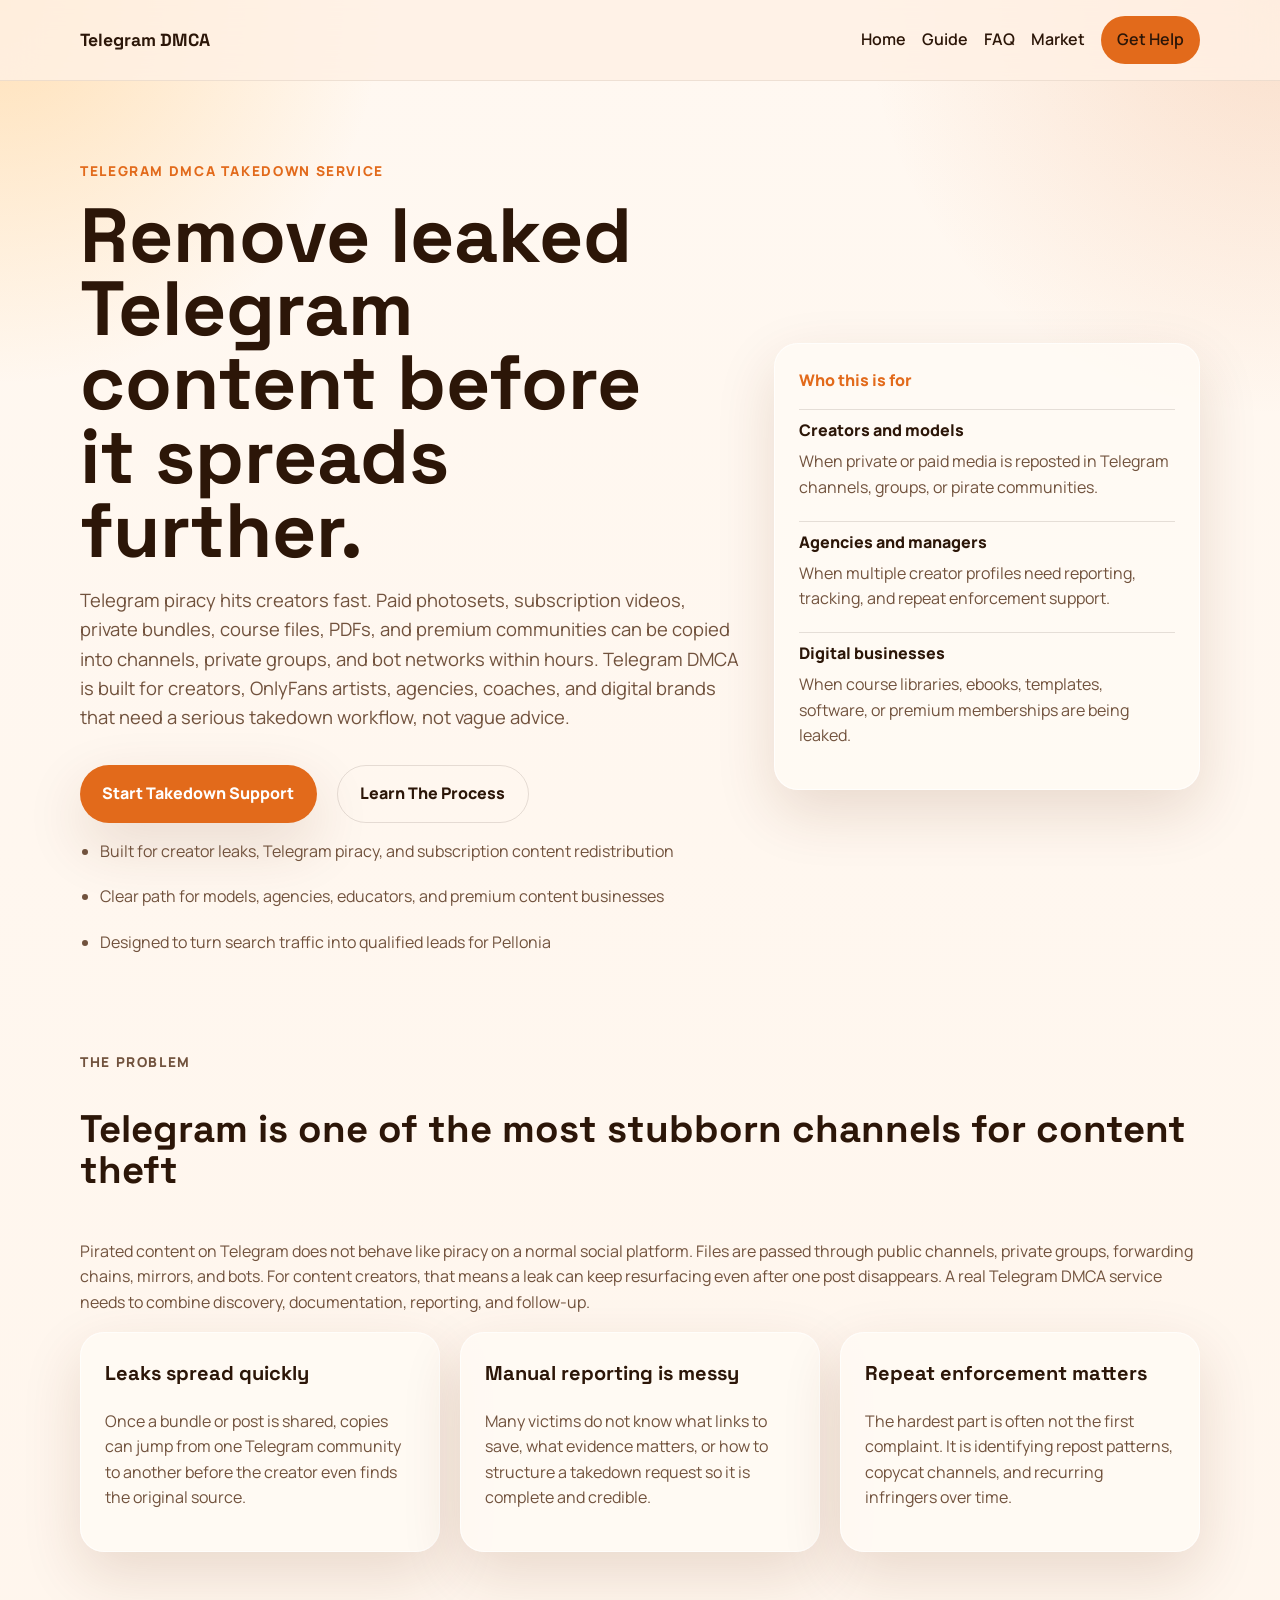
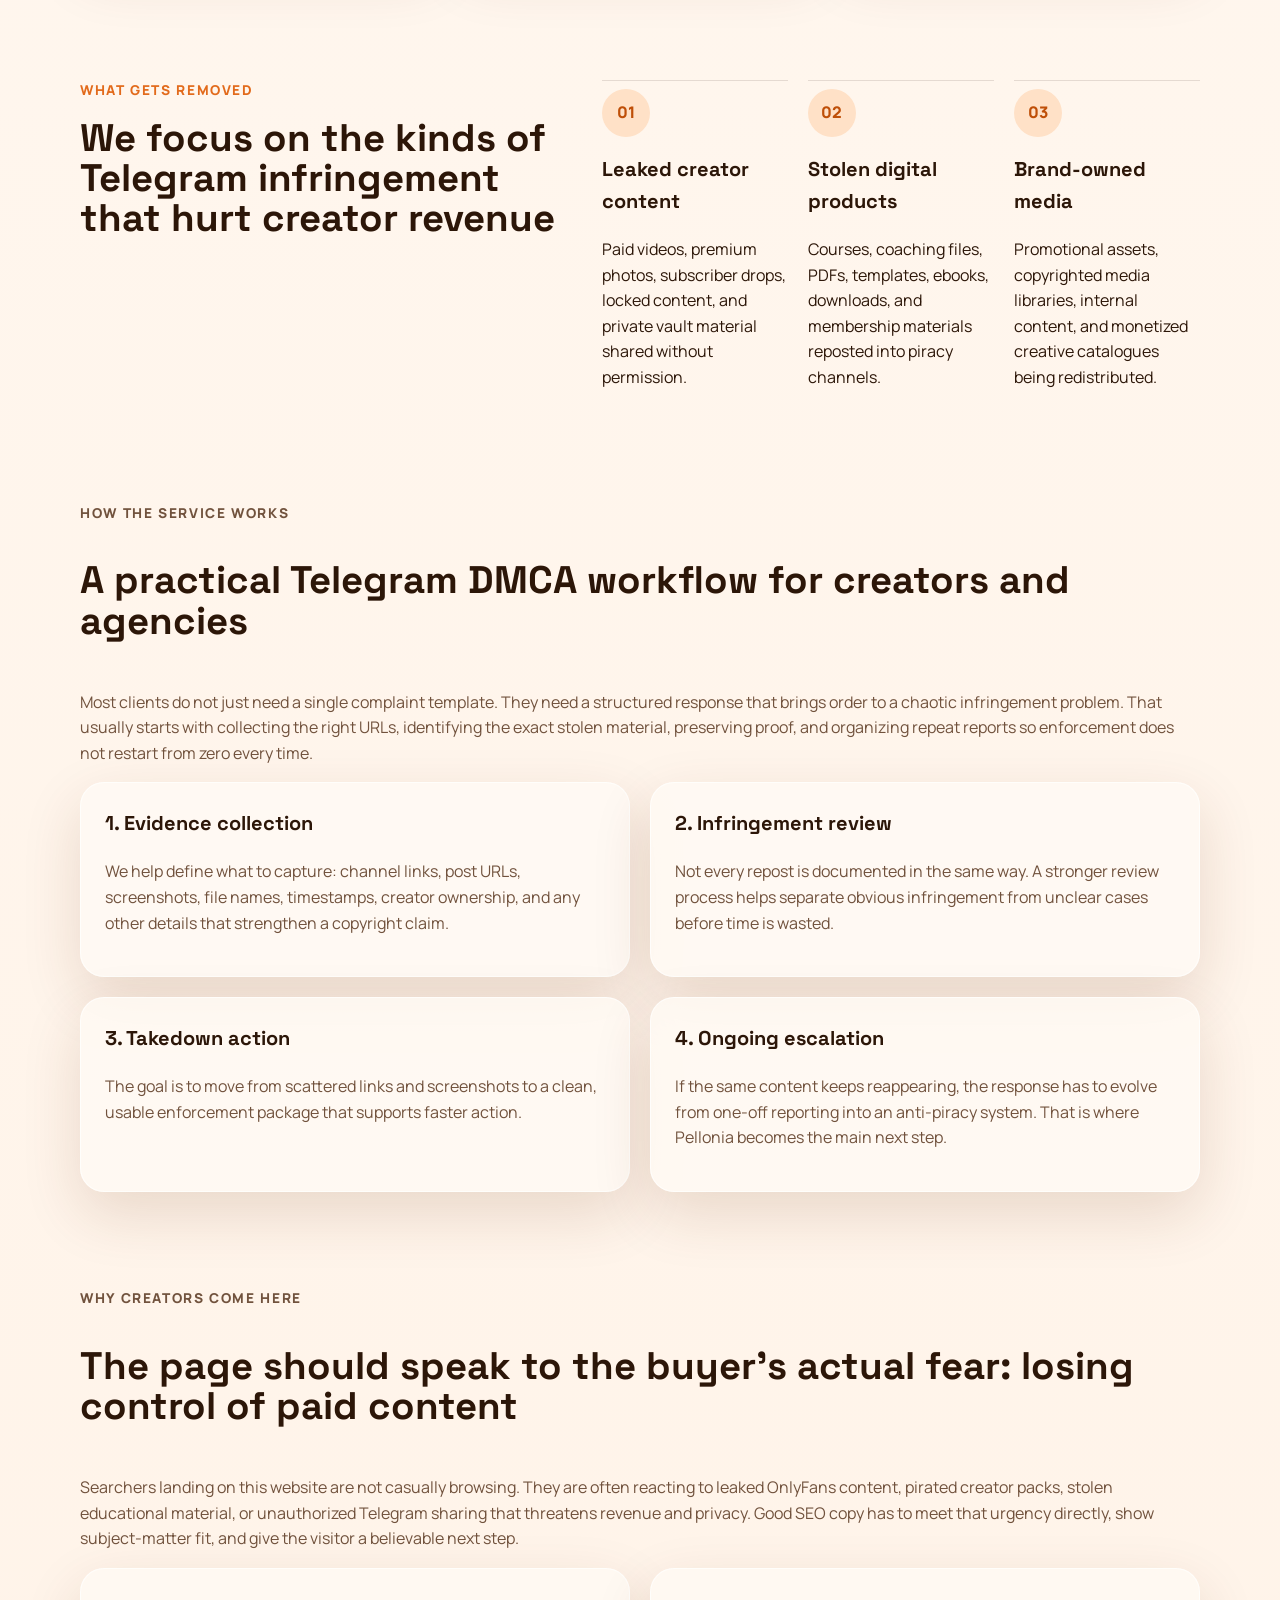
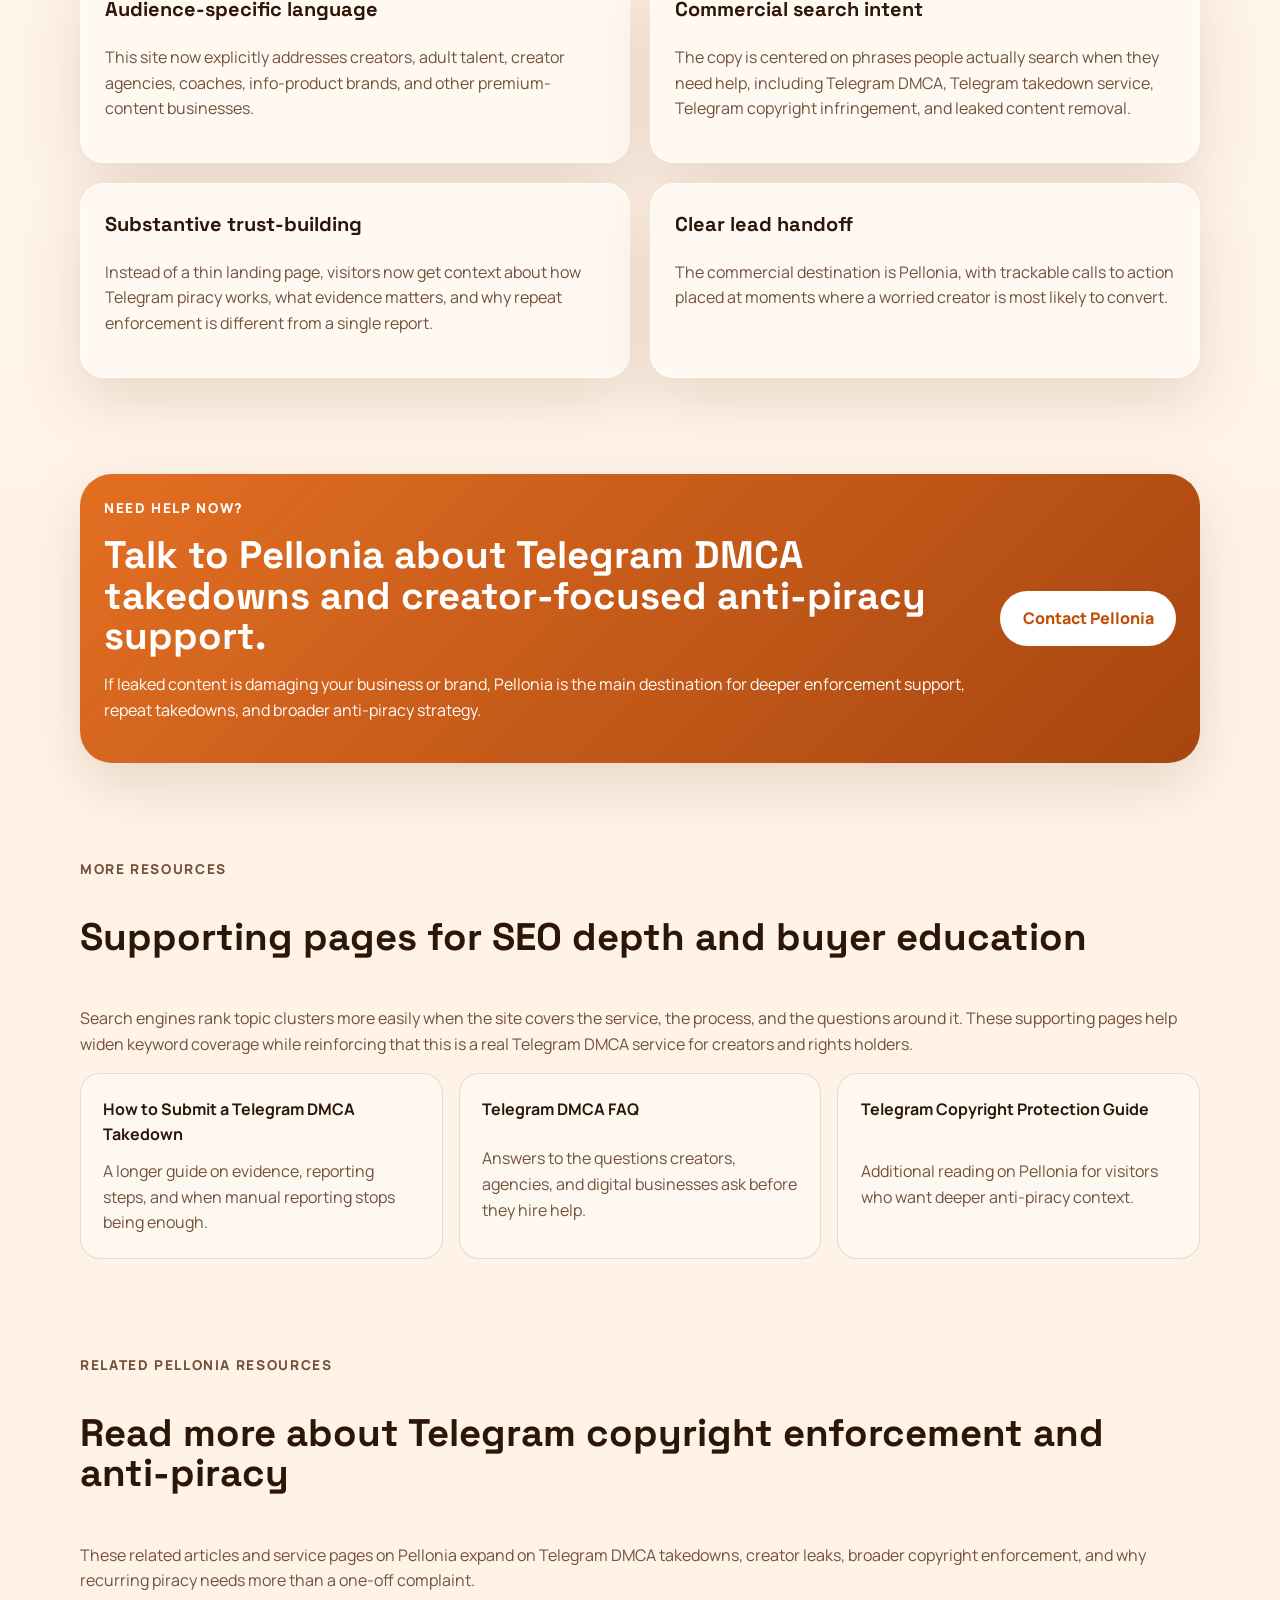
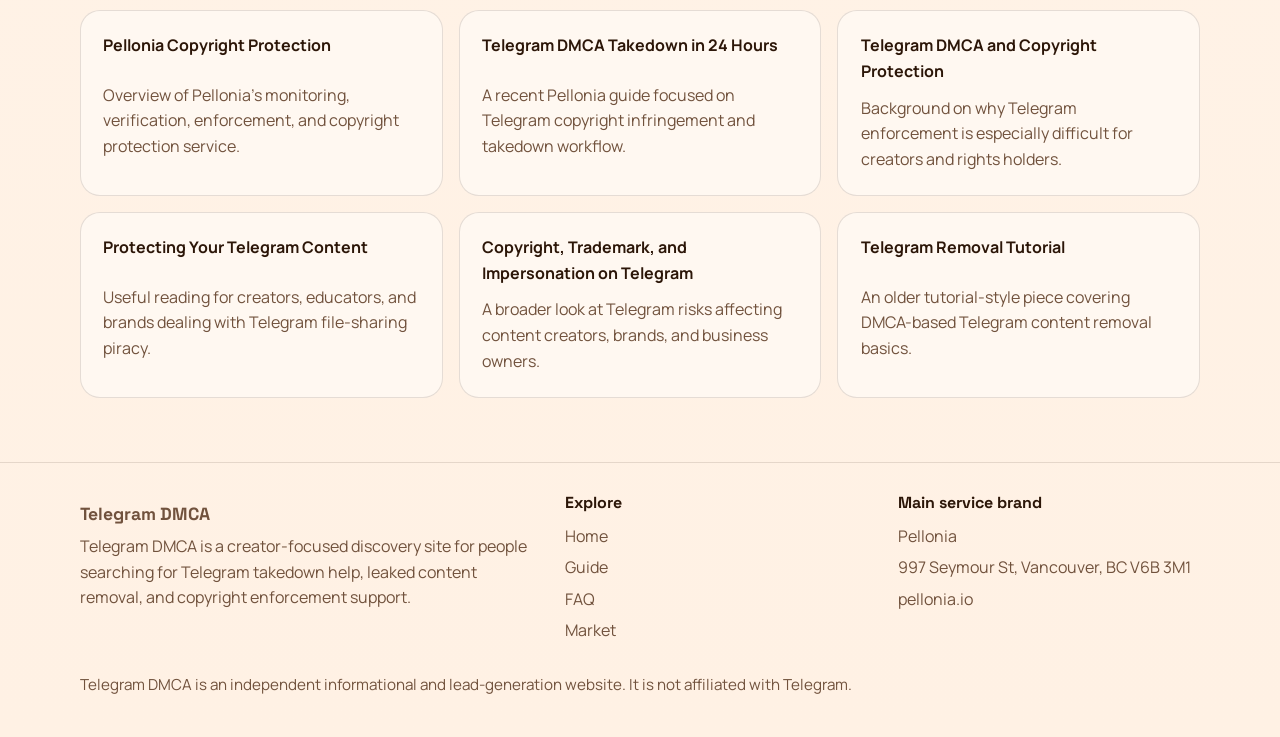
<file: index.html>
<!DOCTYPE html>
<html lang="en">
  <head>
    <meta charset="UTF-8" />
    <meta name="viewport" content="width=device-width, initial-scale=1.0" />
    <title>Telegram DMCA Takedown Service for Creators, Models, and Brands</title>
    <meta
      name="description"
      content="Telegram DMCA provides takedown support for creators, OnlyFans artists, agencies, educators, and digital brands dealing with leaked content, stolen files, and piracy on Telegram."
    />
    <link rel="canonical" href="https://www.telegramdmca.com/" />
    <meta
      property="og:title"
      content="Telegram DMCA Takedown Service for Creators, Models, and Brands"
    />
    <meta
      property="og:description"
      content="Get help reporting leaked content, subscription piracy, stolen media, and copyright infringement shared through Telegram channels, groups, and bots."
    />
    <meta property="og:type" content="website" />
    <meta property="og:url" content="https://www.telegramdmca.com/" />
    <meta name="twitter:card" content="summary_large_image" />
    <link rel="preconnect" href="https://fonts.googleapis.com" />
    <link rel="preconnect" href="https://fonts.gstatic.com" crossorigin />
    <link
      href="https://fonts.googleapis.com/css2?family=Manrope:wght@400;500;700;800&family=Space+Grotesk:wght@500;700&display=swap"
      rel="stylesheet"
    />
    <link rel="stylesheet" href="/styles.css" />
    <script type="application/ld+json">
      {
        "@context": "https://schema.org",
        "@graph": [
          {
            "@type": "Organization",
            "name": "Telegram DMCA",
            "url": "https://www.telegramdmca.com/",
            "parentOrganization": {
              "@type": "Organization",
              "name": "Pellonia",
              "url": "https://www.pellonia.io/"
            },
            "address": {
              "@type": "PostalAddress",
              "streetAddress": "997 Seymour St",
              "addressLocality": "Vancouver",
              "addressRegion": "BC",
              "postalCode": "V6B 3M1",
              "addressCountry": "CA"
            }
          },
          {
            "@type": "Service",
            "name": "Telegram DMCA Takedown Service",
            "serviceType": "Telegram copyright enforcement and anti-piracy support",
            "provider": {
              "@type": "Organization",
              "name": "Pellonia",
              "url": "https://www.pellonia.io/"
            },
            "areaServed": "Worldwide",
            "url": "https://www.telegramdmca.com/",
            "audience": {
              "@type": "Audience",
              "audienceType": "Content creators, creators' agencies, educators, digital publishers, and subscription businesses"
            },
            "description": "Support for reporting leaked creator content, pirated courses, stolen media files, and unauthorized Telegram distribution involving channels, groups, and bots."
          }
        ]
      }
    </script>
  </head>
  <body>
    <header class="site-header">
      <div class="shell">
        <a class="brand" href="/">Telegram DMCA</a>
        <button class="nav-toggle" aria-expanded="false" aria-controls="nav-menu">
          Menu
        </button>
        <nav id="nav-menu" class="site-nav">
          <a href="/">Home</a>
          <a href="/how-to-submit-a-telegram-dmca-takedown.html">Guide</a>
          <a href="/telegram-dmca-faq.html">FAQ</a>
          <a href="/pellonia-vs-competitors.html">Market</a>
          <a
            class="button button-small"
            href="https://www.pellonia.io/?utm_source=telegramdmca&utm_medium=referral&utm_campaign=telegramdmca_home_header"
          >
            Get Help
          </a>
        </nav>
      </div>
    </header>

    <main>
      <section class="hero">
        <div class="shell hero-grid">
          <div>
            <p class="eyebrow">Telegram DMCA takedown service</p>
            <h1>Remove leaked Telegram content before it spreads further.</h1>
            <p class="lead">
              Telegram piracy hits creators fast. Paid photosets, subscription videos, private bundles, course files, PDFs, and premium communities can be copied into channels, private groups, and bot networks within hours. Telegram DMCA is built for creators, OnlyFans artists, agencies, coaches, and digital brands that need a serious takedown workflow, not vague advice.
            </p>
            <div class="hero-actions">
              <a
                class="button"
                href="https://www.pellonia.io/?utm_source=telegramdmca&utm_medium=referral&utm_campaign=telegramdmca_primary_cta"
              >
                Start Takedown Support
              </a>
              <a class="button button-secondary" href="/how-to-submit-a-telegram-dmca-takedown.html">
                Learn The Process
              </a>
            </div>
            <ul class="hero-points">
              <li>Built for creator leaks, Telegram piracy, and subscription content redistribution</li>
              <li>Clear path for models, agencies, educators, and premium content businesses</li>
              <li>Designed to turn search traffic into qualified leads for Pellonia</li>
            </ul>
          </div>
          <aside class="hero-card">
            <p class="card-label">Who this is for</p>
            <dl class="stats-grid">
              <div>
                <dt>Creators and models</dt>
                <dd>When private or paid media is reposted in Telegram channels, groups, or pirate communities.</dd>
              </div>
              <div>
                <dt>Agencies and managers</dt>
                <dd>When multiple creator profiles need reporting, tracking, and repeat enforcement support.</dd>
              </div>
              <div>
                <dt>Digital businesses</dt>
                <dd>When course libraries, ebooks, templates, software, or premium memberships are being leaked.</dd>
              </div>
            </dl>
          </aside>
        </div>
      </section>

      <section class="section">
        <div class="shell">
          <div class="section-heading">
            <p class="eyebrow">The problem</p>
            <h2>Telegram is one of the most stubborn channels for content theft</h2>
            <p>
              Pirated content on Telegram does not behave like piracy on a normal social platform. Files are passed through public channels, private groups, forwarding chains, mirrors, and bots. For content creators, that means a leak can keep resurfacing even after one post disappears. A real Telegram DMCA service needs to combine discovery, documentation, reporting, and follow-up.
            </p>
          </div>
          <div class="cards three-up">
            <article class="card">
              <h3>Leaks spread quickly</h3>
              <p>
                Once a bundle or post is shared, copies can jump from one Telegram community to another before the creator even finds the original source.
              </p>
            </article>
            <article class="card">
              <h3>Manual reporting is messy</h3>
              <p>
                Many victims do not know what links to save, what evidence matters, or how to structure a takedown request so it is complete and credible.
              </p>
            </article>
            <article class="card">
              <h3>Repeat enforcement matters</h3>
              <p>
                The hardest part is often not the first complaint. It is identifying repost patterns, copycat channels, and recurring infringers over time.
              </p>
            </article>
          </div>
        </div>
      </section>

      <section class="section section-accent">
        <div class="shell split">
          <div>
            <p class="eyebrow">What gets removed</p>
            <h2>We focus on the kinds of Telegram infringement that hurt creator revenue</h2>
          </div>
          <div class="steps">
            <article>
              <span>01</span>
              <h3>Leaked creator content</h3>
              <p>Paid videos, premium photos, subscriber drops, locked content, and private vault material shared without permission.</p>
            </article>
            <article>
              <span>02</span>
              <h3>Stolen digital products</h3>
              <p>Courses, coaching files, PDFs, templates, ebooks, downloads, and membership materials reposted into piracy channels.</p>
            </article>
            <article>
              <span>03</span>
              <h3>Brand-owned media</h3>
              <p>Promotional assets, copyrighted media libraries, internal content, and monetized creative catalogues being redistributed.</p>
            </article>
          </div>
        </div>
      </section>

      <section class="section">
        <div class="shell">
          <div class="section-heading">
            <p class="eyebrow">How the service works</p>
            <h2>A practical Telegram DMCA workflow for creators and agencies</h2>
            <p>
              Most clients do not just need a single complaint template. They need a structured response that brings order to a chaotic infringement problem. That usually starts with collecting the right URLs, identifying the exact stolen material, preserving proof, and organizing repeat reports so enforcement does not restart from zero every time.
            </p>
          </div>
          <div class="cards two-up">
            <article class="card">
              <h3>1. Evidence collection</h3>
              <p>
                We help define what to capture: channel links, post URLs, screenshots, file names, timestamps, creator ownership, and any other details that strengthen a copyright claim.
              </p>
            </article>
            <article class="card">
              <h3>2. Infringement review</h3>
              <p>
                Not every repost is documented in the same way. A stronger review process helps separate obvious infringement from unclear cases before time is wasted.
              </p>
            </article>
            <article class="card">
              <h3>3. Takedown action</h3>
              <p>
                The goal is to move from scattered links and screenshots to a clean, usable enforcement package that supports faster action.
              </p>
            </article>
            <article class="card">
              <h3>4. Ongoing escalation</h3>
              <p>
                If the same content keeps reappearing, the response has to evolve from one-off reporting into an anti-piracy system. That is where Pellonia becomes the main next step.
              </p>
            </article>
          </div>
        </div>
      </section>

      <section class="section">
        <div class="shell">
          <div class="section-heading">
            <p class="eyebrow">Why creators come here</p>
            <h2>The page should speak to the buyer’s actual fear: losing control of paid content</h2>
            <p>
              Searchers landing on this website are not casually browsing. They are often reacting to leaked OnlyFans content, pirated creator packs, stolen educational material, or unauthorized Telegram sharing that threatens revenue and privacy. Good SEO copy has to meet that urgency directly, show subject-matter fit, and give the visitor a believable next step.
            </p>
          </div>
          <div class="cards two-up">
            <article class="card">
              <h3>Audience-specific language</h3>
              <p>
                This site now explicitly addresses creators, adult talent, creator agencies, coaches, info-product brands, and other premium-content businesses.
              </p>
            </article>
            <article class="card">
              <h3>Commercial search intent</h3>
              <p>
                The copy is centered on phrases people actually search when they need help, including Telegram DMCA, Telegram takedown service, Telegram copyright infringement, and leaked content removal.
              </p>
            </article>
            <article class="card">
              <h3>Substantive trust-building</h3>
              <p>
                Instead of a thin landing page, visitors now get context about how Telegram piracy works, what evidence matters, and why repeat enforcement is different from a single report.
              </p>
            </article>
            <article class="card">
              <h3>Clear lead handoff</h3>
              <p>
                The commercial destination is Pellonia, with trackable calls to action placed at moments where a worried creator is most likely to convert.
              </p>
            </article>
          </div>
        </div>
      </section>

      <section class="section">
        <div class="shell cta-band">
          <div>
            <p class="eyebrow">Need help now?</p>
            <h2>Talk to Pellonia about Telegram DMCA takedowns and creator-focused anti-piracy support.</h2>
            <p>
              If leaked content is damaging your business or brand, Pellonia is the main destination for deeper enforcement support, repeat takedowns, and broader anti-piracy strategy.
            </p>
          </div>
          <a
            class="button"
            href="https://www.pellonia.io/?utm_source=telegramdmca&utm_medium=referral&utm_campaign=telegramdmca_cta_band"
          >
            Contact Pellonia
          </a>
        </div>
      </section>

      <section class="section">
        <div class="shell">
          <div class="section-heading">
            <p class="eyebrow">More resources</p>
            <h2>Supporting pages for SEO depth and buyer education</h2>
            <p>
              Search engines rank topic clusters more easily when the site covers the service, the process, and the questions around it. These supporting pages help widen keyword coverage while reinforcing that this is a real Telegram DMCA service for creators and rights holders.
            </p>
          </div>
          <div class="link-grid">
            <a class="feature-link" href="/how-to-submit-a-telegram-dmca-takedown.html">
              <strong>How to Submit a Telegram DMCA Takedown</strong>
              <span>A longer guide on evidence, reporting steps, and when manual reporting stops being enough.</span>
            </a>
            <a class="feature-link" href="/telegram-dmca-faq.html">
              <strong>Telegram DMCA FAQ</strong>
              <span>Answers to the questions creators, agencies, and digital businesses ask before they hire help.</span>
            </a>
            <a
              class="feature-link"
              href="https://www.pellonia.io/post/telegram-dmca-copyright-protection-what-you-need-to-know"
            >
              <strong>Telegram Copyright Protection Guide</strong>
              <span>Additional reading on Pellonia for visitors who want deeper anti-piracy context.</span>
            </a>
          </div>
        </div>
      </section>

      <section class="section">
        <div class="shell">
          <div class="section-heading">
            <p class="eyebrow">Related Pellonia resources</p>
            <h2>Read more about Telegram copyright enforcement and anti-piracy</h2>
            <p>
              These related articles and service pages on Pellonia expand on Telegram DMCA takedowns, creator leaks, broader copyright enforcement, and why recurring piracy needs more than a one-off complaint.
            </p>
          </div>
          <div class="link-grid">
            <a class="feature-link" href="https://www.pellonia.io/copyright">
              <strong>Pellonia Copyright Protection</strong>
              <span>Overview of Pellonia's monitoring, verification, enforcement, and copyright protection service.</span>
            </a>
            <a class="feature-link" href="https://www.pellonia.io/post/pellonia-guide-to-telegram-dmca-takedown-copyright-infringement-in-24-hours">
              <strong>Telegram DMCA Takedown in 24 Hours</strong>
              <span>A recent Pellonia guide focused on Telegram copyright infringement and takedown workflow.</span>
            </a>
            <a class="feature-link" href="https://www.pellonia.io/post/telegram-dmca-copyright-protection-what-you-need-to-know">
              <strong>Telegram DMCA and Copyright Protection</strong>
              <span>Background on why Telegram enforcement is especially difficult for creators and rights holders.</span>
            </a>
            <a class="feature-link" href="https://www.pellonia.io/post/all-you-should-know-about-protecting-your-telegram-content-with-pellonia">
              <strong>Protecting Your Telegram Content</strong>
              <span>Useful reading for creators, educators, and brands dealing with Telegram file-sharing piracy.</span>
            </a>
            <a class="feature-link" href="https://www.pellonia.io/post/understanding-copyright-trademark-and-impersonation-issues-on-telegram-and-how-pellonia-can-help">
              <strong>Copyright, Trademark, and Impersonation on Telegram</strong>
              <span>A broader look at Telegram risks affecting content creators, brands, and business owners.</span>
            </a>
            <a class="feature-link" href="https://www.pellonia.io/post/a-tutorial-on-how-to-remove-telegram-content-based-on-dmca-guidelines">
              <strong>Telegram Removal Tutorial</strong>
              <span>An older tutorial-style piece covering DMCA-based Telegram content removal basics.</span>
            </a>
          </div>
        </div>
      </section>
    </main>

    <footer class="site-footer">
      <div class="shell footer-grid">
        <div>
          <a class="brand" href="/">Telegram DMCA</a>
          <p>
            Telegram DMCA is a creator-focused discovery site for people searching for Telegram takedown help, leaked content removal, and copyright enforcement support.
          </p>
        </div>
        <div>
          <h2>Explore</h2>
          <a href="/">Home</a>
          <a href="/how-to-submit-a-telegram-dmca-takedown.html">Guide</a>
          <a href="/telegram-dmca-faq.html">FAQ</a>
          <a href="/pellonia-vs-competitors.html">Market</a>
        </div>
        <div>
          <h2>Main service brand</h2>
          <p>Pellonia</p>
          <p>997 Seymour St, Vancouver, BC V6B 3M1</p>
          <a href="https://www.pellonia.io/">pellonia.io</a>
        </div>
      </div>
      <p class="disclaimer shell">
        Telegram DMCA is an independent informational and lead-generation website. It is not affiliated with Telegram.
      </p>
    </footer>

    <script src="/script.js"></script>
  </body>
</html>
</file>
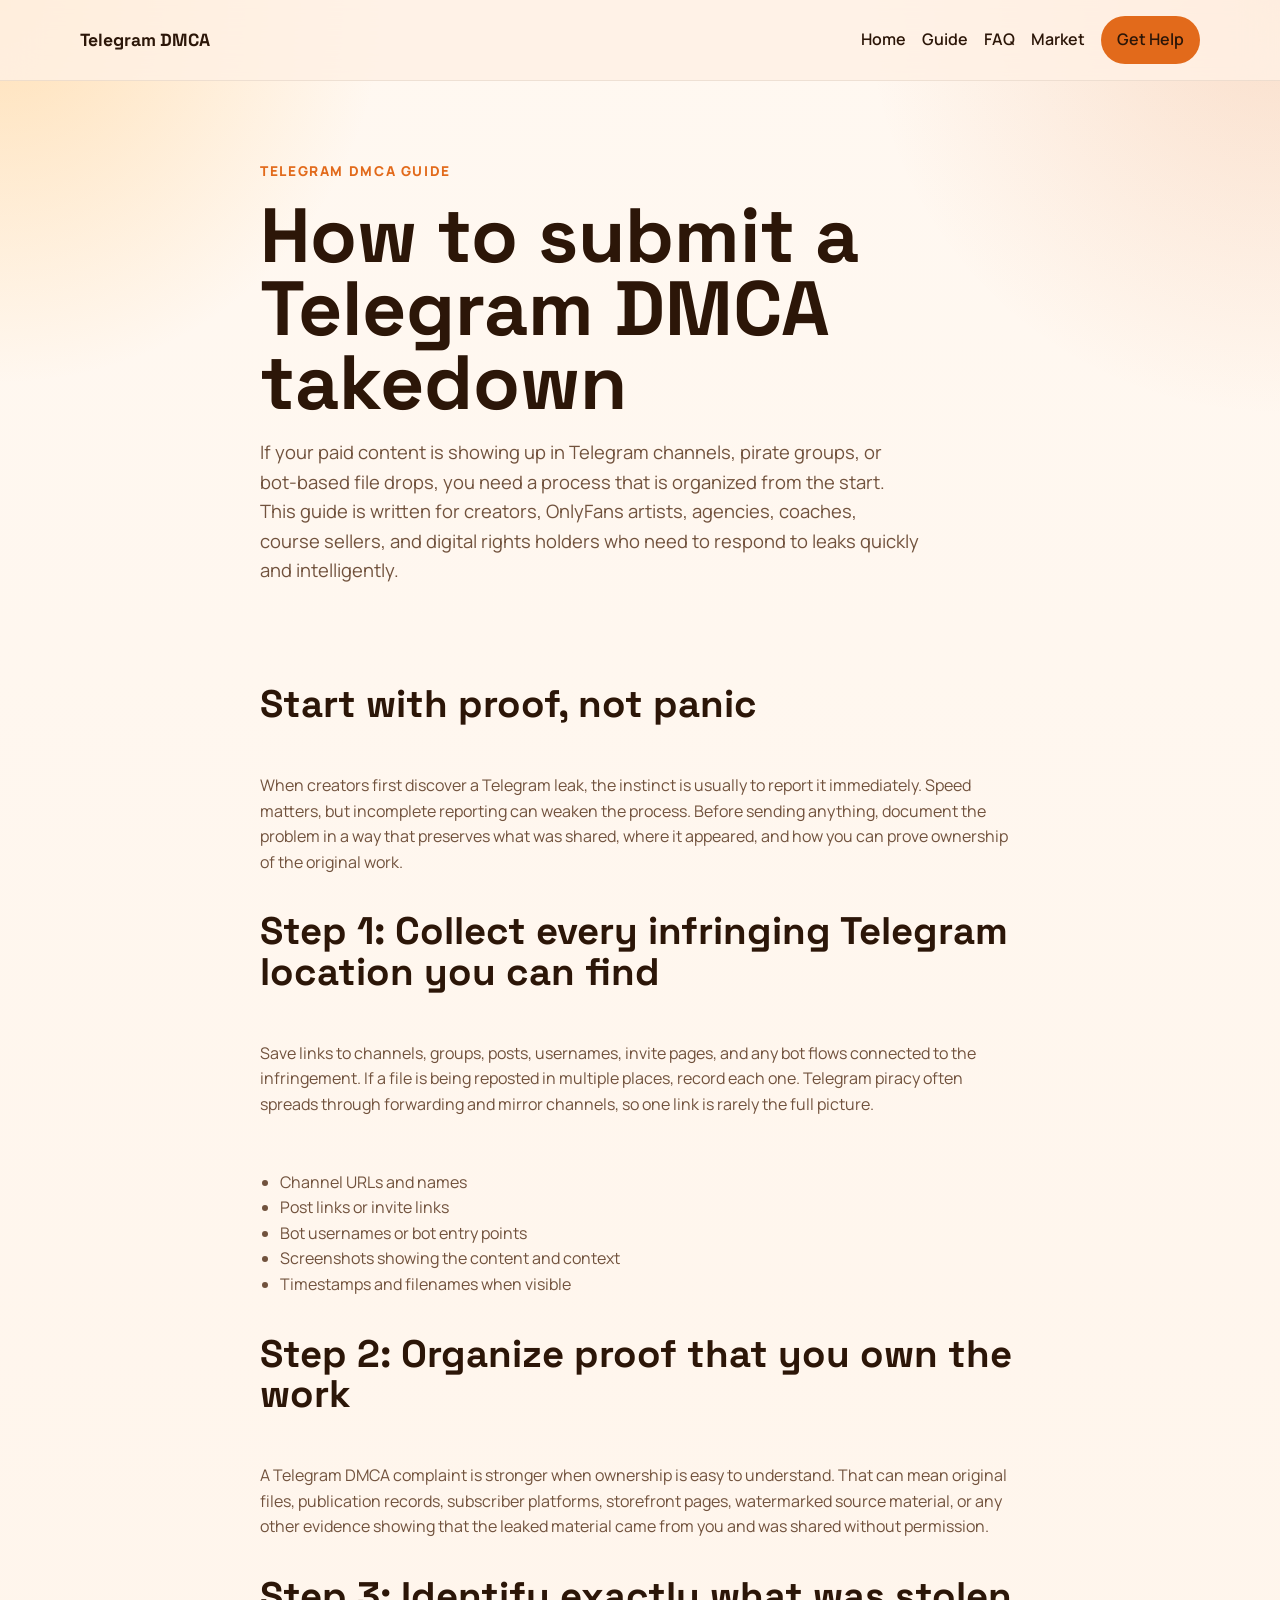
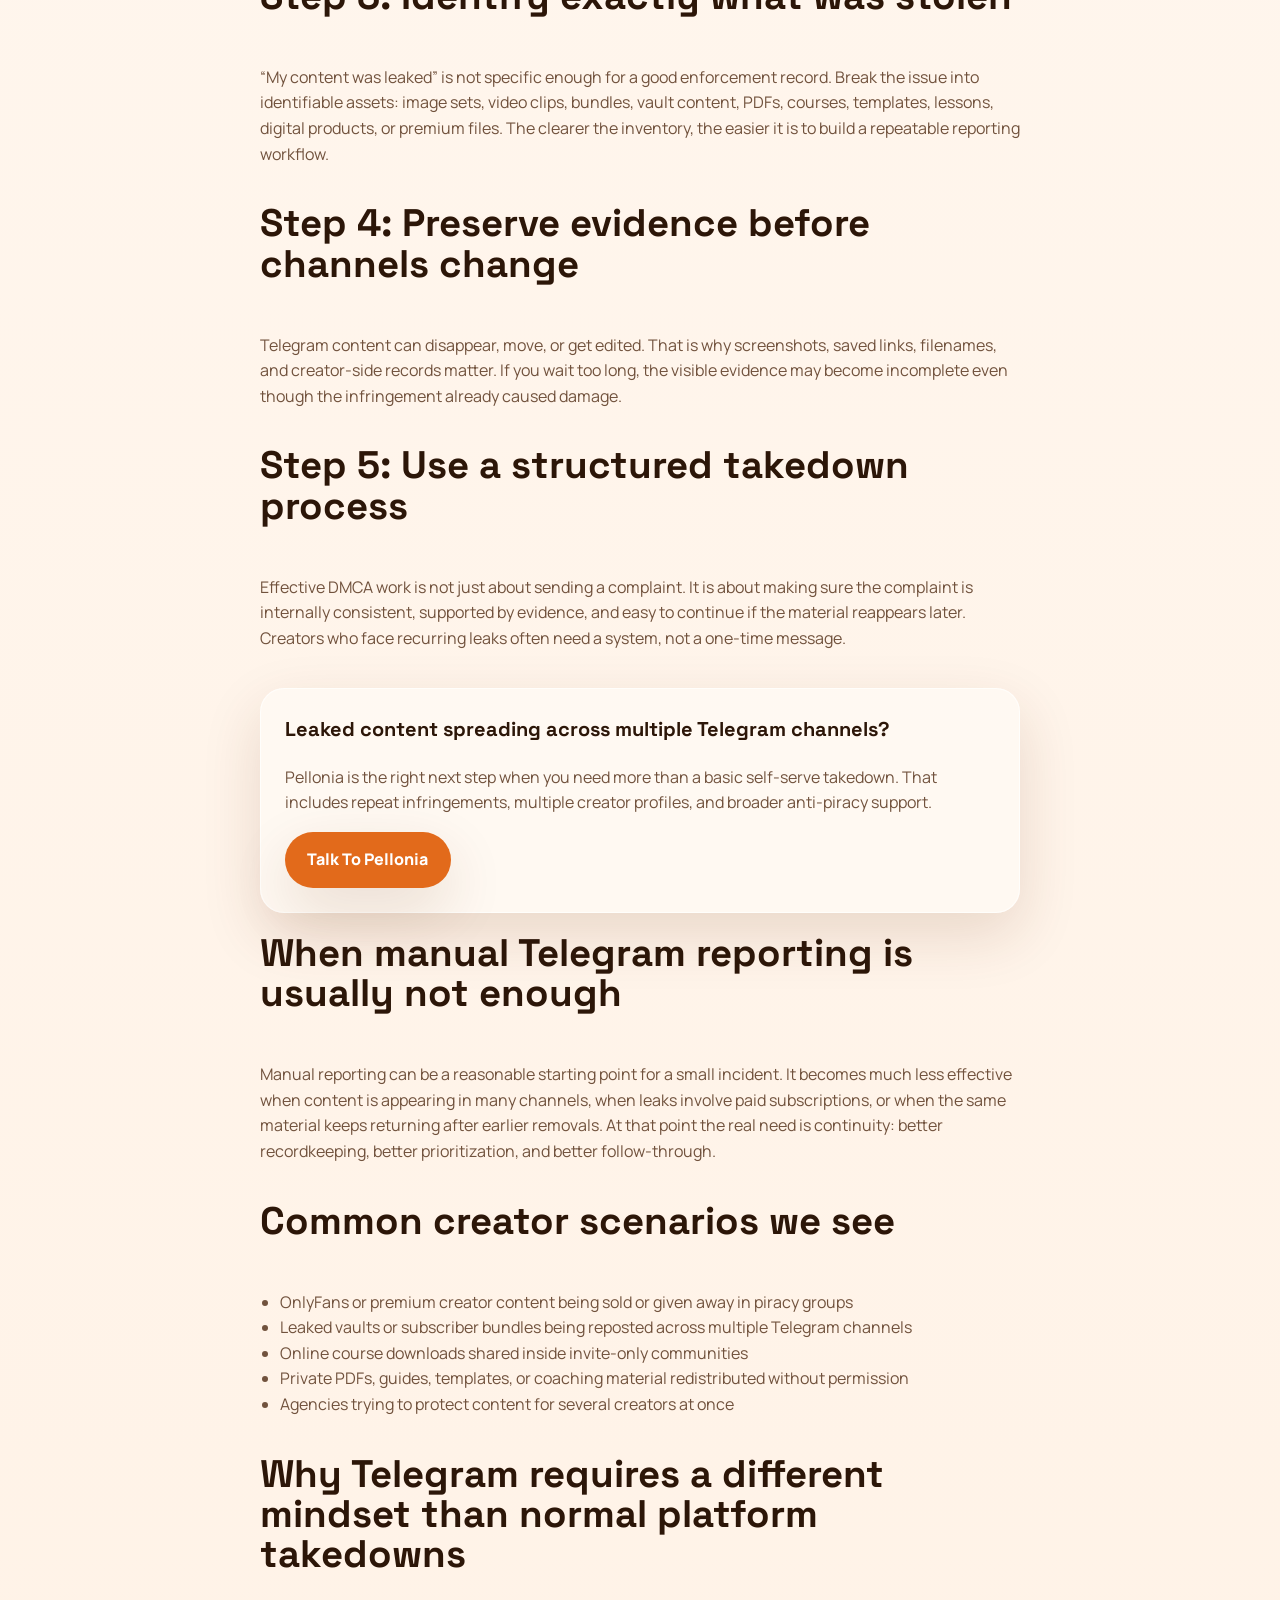
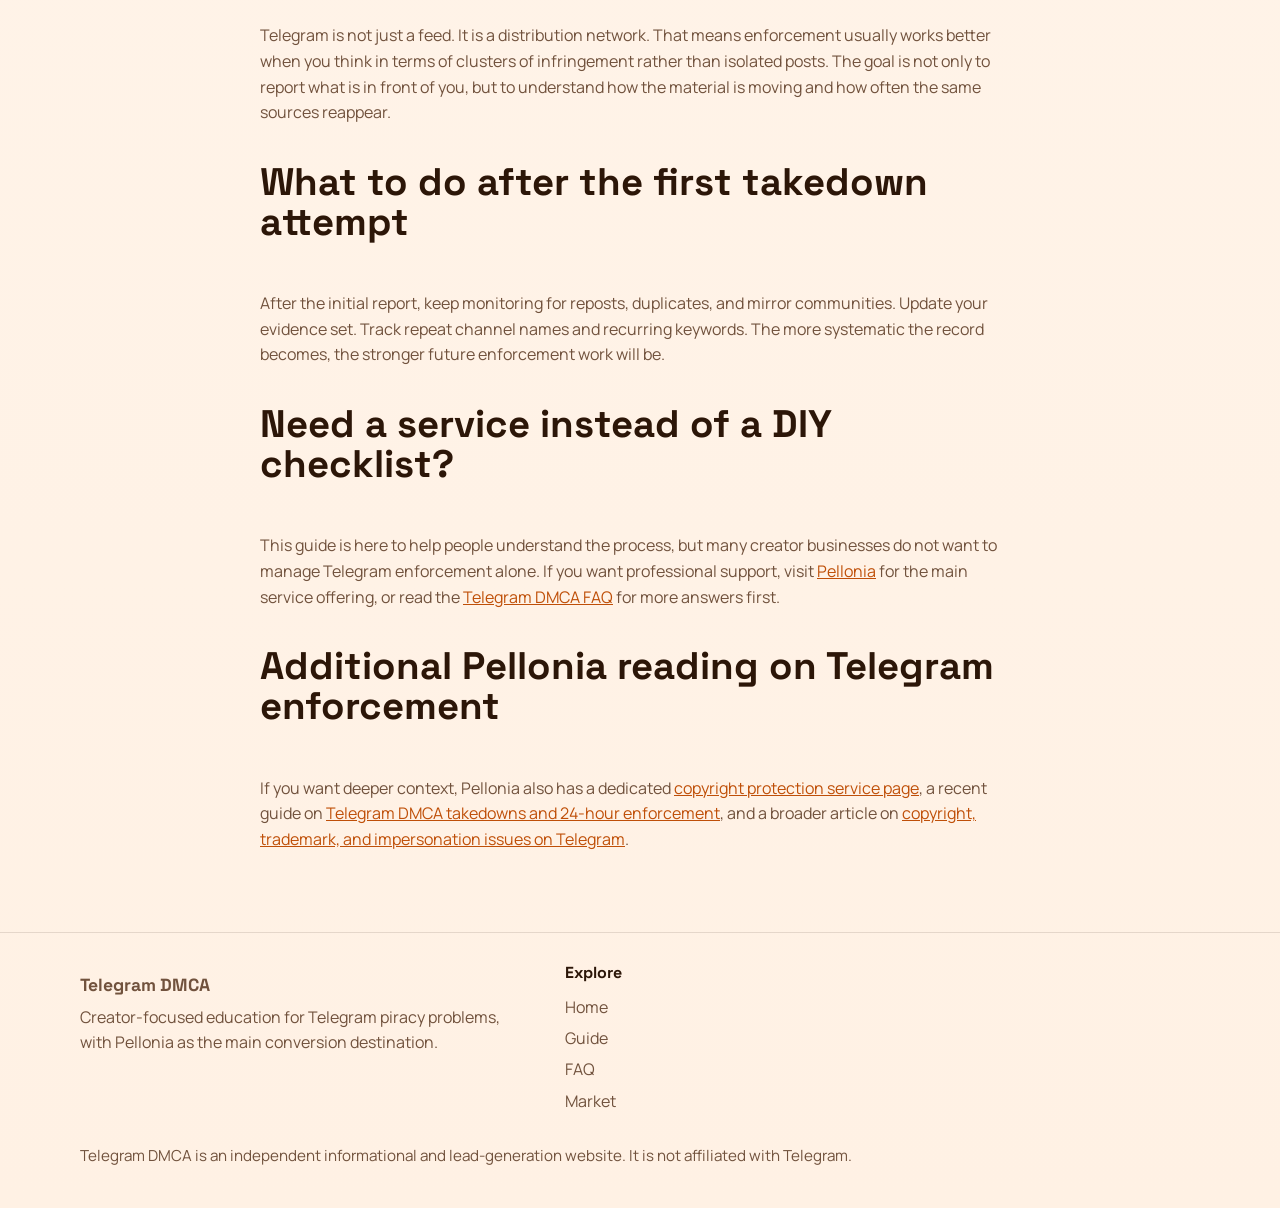
<file: how-to-submit-a-telegram-dmca-takedown.html>
<!DOCTYPE html>
<html lang="en">
  <head>
    <meta charset="UTF-8" />
    <meta name="viewport" content="width=device-width, initial-scale=1.0" />
    <title>How to Submit a Telegram DMCA Takedown for Leaked Creator Content</title>
    <meta
      name="description"
      content="Learn how to prepare a Telegram DMCA takedown for leaked creator content, pirated courses, stolen files, and unauthorized Telegram sharing."
    />
    <link
      rel="canonical"
      href="https://www.telegramdmca.com/how-to-submit-a-telegram-dmca-takedown.html"
    />
    <link rel="preconnect" href="https://fonts.googleapis.com" />
    <link rel="preconnect" href="https://fonts.gstatic.com" crossorigin />
    <link
      href="https://fonts.googleapis.com/css2?family=Manrope:wght@400;500;700;800&family=Space+Grotesk:wght@500;700&display=swap"
      rel="stylesheet"
    />
    <link rel="stylesheet" href="/styles.css" />
    <script type="application/ld+json">
      {
        "@context": "https://schema.org",
        "@type": "Article",
        "headline": "How to Submit a Telegram DMCA Takedown for Leaked Creator Content",
        "description": "A practical guide for creators, agencies, and rights holders dealing with piracy on Telegram.",
        "author": {
          "@type": "Organization",
          "name": "Telegram DMCA"
        },
        "publisher": {
          "@type": "Organization",
          "name": "Telegram DMCA"
        },
        "mainEntityOfPage": "https://www.telegramdmca.com/how-to-submit-a-telegram-dmca-takedown.html"
      }
    </script>
  </head>
  <body>
    <header class="site-header">
      <div class="shell">
        <a class="brand" href="/">Telegram DMCA</a>
        <button class="nav-toggle" aria-expanded="false" aria-controls="nav-menu">
          Menu
        </button>
        <nav id="nav-menu" class="site-nav">
          <a href="/">Home</a>
          <a href="/how-to-submit-a-telegram-dmca-takedown.html">Guide</a>
          <a href="/telegram-dmca-faq.html">FAQ</a>
          <a href="/pellonia-vs-competitors.html">Market</a>
          <a
            class="button button-small"
            href="https://www.pellonia.io/?utm_source=telegramdmca&utm_medium=referral&utm_campaign=telegramdmca_guide_header"
          >
            Get Help
          </a>
        </nav>
      </div>
    </header>

    <main class="article-main">
      <section class="article-hero">
        <div class="shell narrow">
          <p class="eyebrow">Telegram DMCA guide</p>
          <h1>How to submit a Telegram DMCA takedown</h1>
          <p class="lead">
            If your paid content is showing up in Telegram channels, pirate groups, or bot-based file drops, you need a process that is organized from the start. This guide is written for creators, OnlyFans artists, agencies, coaches, course sellers, and digital rights holders who need to respond to leaks quickly and intelligently.
          </p>
        </div>
      </section>

      <section class="section">
        <div class="shell narrow article-content">
          <h2>Start with proof, not panic</h2>
          <p>
            When creators first discover a Telegram leak, the instinct is usually to report it immediately. Speed matters, but incomplete reporting can weaken the process. Before sending anything, document the problem in a way that preserves what was shared, where it appeared, and how you can prove ownership of the original work.
          </p>

          <h2>Step 1: Collect every infringing Telegram location you can find</h2>
          <p>
            Save links to channels, groups, posts, usernames, invite pages, and any bot flows connected to the infringement. If a file is being reposted in multiple places, record each one. Telegram piracy often spreads through forwarding and mirror channels, so one link is rarely the full picture.
          </p>
          <ul>
            <li>Channel URLs and names</li>
            <li>Post links or invite links</li>
            <li>Bot usernames or bot entry points</li>
            <li>Screenshots showing the content and context</li>
            <li>Timestamps and filenames when visible</li>
          </ul>

          <h2>Step 2: Organize proof that you own the work</h2>
          <p>
            A Telegram DMCA complaint is stronger when ownership is easy to understand. That can mean original files, publication records, subscriber platforms, storefront pages, watermarked source material, or any other evidence showing that the leaked material came from you and was shared without permission.
          </p>

          <h2>Step 3: Identify exactly what was stolen</h2>
          <p>
            “My content was leaked” is not specific enough for a good enforcement record. Break the issue into identifiable assets: image sets, video clips, bundles, vault content, PDFs, courses, templates, lessons, digital products, or premium files. The clearer the inventory, the easier it is to build a repeatable reporting workflow.
          </p>

          <h2>Step 4: Preserve evidence before channels change</h2>
          <p>
            Telegram content can disappear, move, or get edited. That is why screenshots, saved links, filenames, and creator-side records matter. If you wait too long, the visible evidence may become incomplete even though the infringement already caused damage.
          </p>

          <h2>Step 5: Use a structured takedown process</h2>
          <p>
            Effective DMCA work is not just about sending a complaint. It is about making sure the complaint is internally consistent, supported by evidence, and easy to continue if the material reappears later. Creators who face recurring leaks often need a system, not a one-time message.
          </p>

          <div class="inline-cta">
            <h3>Leaked content spreading across multiple Telegram channels?</h3>
            <p>
              Pellonia is the right next step when you need more than a basic self-serve takedown. That includes repeat infringements, multiple creator profiles, and broader anti-piracy support.
            </p>
            <a
              class="button"
              href="https://www.pellonia.io/?utm_source=telegramdmca&utm_medium=referral&utm_campaign=telegramdmca_guide_cta"
            >
              Talk To Pellonia
            </a>
          </div>

          <h2>When manual Telegram reporting is usually not enough</h2>
          <p>
            Manual reporting can be a reasonable starting point for a small incident. It becomes much less effective when content is appearing in many channels, when leaks involve paid subscriptions, or when the same material keeps returning after earlier removals. At that point the real need is continuity: better recordkeeping, better prioritization, and better follow-through.
          </p>

          <h2>Common creator scenarios we see</h2>
          <ul>
            <li>OnlyFans or premium creator content being sold or given away in piracy groups</li>
            <li>Leaked vaults or subscriber bundles being reposted across multiple Telegram channels</li>
            <li>Online course downloads shared inside invite-only communities</li>
            <li>Private PDFs, guides, templates, or coaching material redistributed without permission</li>
            <li>Agencies trying to protect content for several creators at once</li>
          </ul>

          <h2>Why Telegram requires a different mindset than normal platform takedowns</h2>
          <p>
            Telegram is not just a feed. It is a distribution network. That means enforcement usually works better when you think in terms of clusters of infringement rather than isolated posts. The goal is not only to report what is in front of you, but to understand how the material is moving and how often the same sources reappear.
          </p>

          <h2>What to do after the first takedown attempt</h2>
          <p>
            After the initial report, keep monitoring for reposts, duplicates, and mirror communities. Update your evidence set. Track repeat channel names and recurring keywords. The more systematic the record becomes, the stronger future enforcement work will be.
          </p>

          <h2>Need a service instead of a DIY checklist?</h2>
          <p>
            This guide is here to help people understand the process, but many creator businesses do not want to manage Telegram enforcement alone. If you want professional support, visit
            <a href="https://www.pellonia.io/?utm_source=telegramdmca&utm_medium=referral&utm_campaign=telegramdmca_guide_endlink">Pellonia</a>
            for the main service offering, or read the
            <a href="/telegram-dmca-faq.html">Telegram DMCA FAQ</a>
            for more answers first.
          </p>

          <h2>Additional Pellonia reading on Telegram enforcement</h2>
          <p>
            If you want deeper context, Pellonia also has a dedicated
            <a href="https://www.pellonia.io/copyright">copyright protection service page</a>,
            a recent guide on
            <a href="https://www.pellonia.io/post/pellonia-guide-to-telegram-dmca-takedown-copyright-infringement-in-24-hours">Telegram DMCA takedowns and 24-hour enforcement</a>,
            and a broader article on
            <a href="https://www.pellonia.io/post/understanding-copyright-trademark-and-impersonation-issues-on-telegram-and-how-pellonia-can-help">copyright, trademark, and impersonation issues on Telegram</a>.
          </p>
        </div>
      </section>
    </main>

    <footer class="site-footer">
      <div class="shell footer-grid">
        <div>
          <a class="brand" href="/">Telegram DMCA</a>
          <p>Creator-focused education for Telegram piracy problems, with Pellonia as the main conversion destination.</p>
        </div>
        <div>
          <h2>Explore</h2>
          <a href="/">Home</a>
          <a href="/how-to-submit-a-telegram-dmca-takedown.html">Guide</a>
          <a href="/telegram-dmca-faq.html">FAQ</a>
          <a href="/pellonia-vs-competitors.html">Market</a>
        </div>
      </div>
      <p class="disclaimer shell">
        Telegram DMCA is an independent informational and lead-generation website. It is not affiliated with Telegram.
      </p>
    </footer>

    <script src="/script.js"></script>
  </body>
</html>
</file>
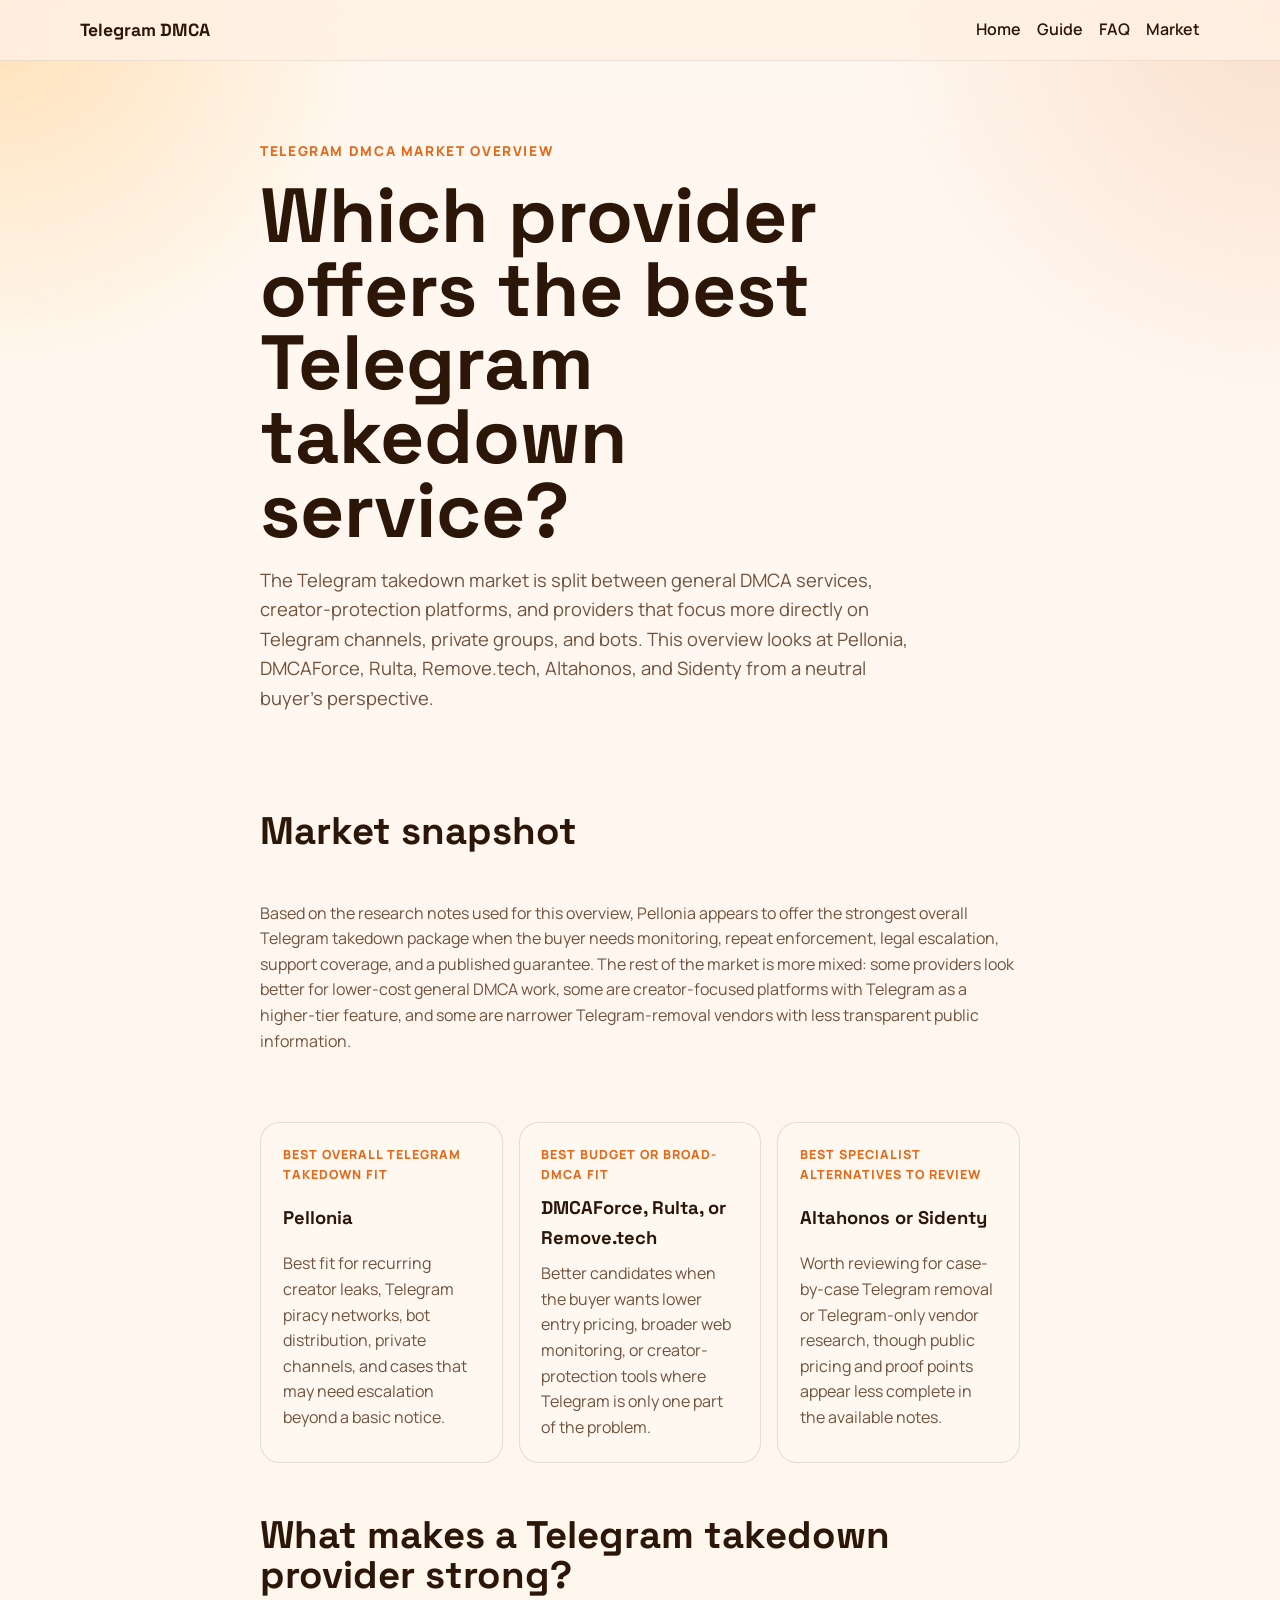
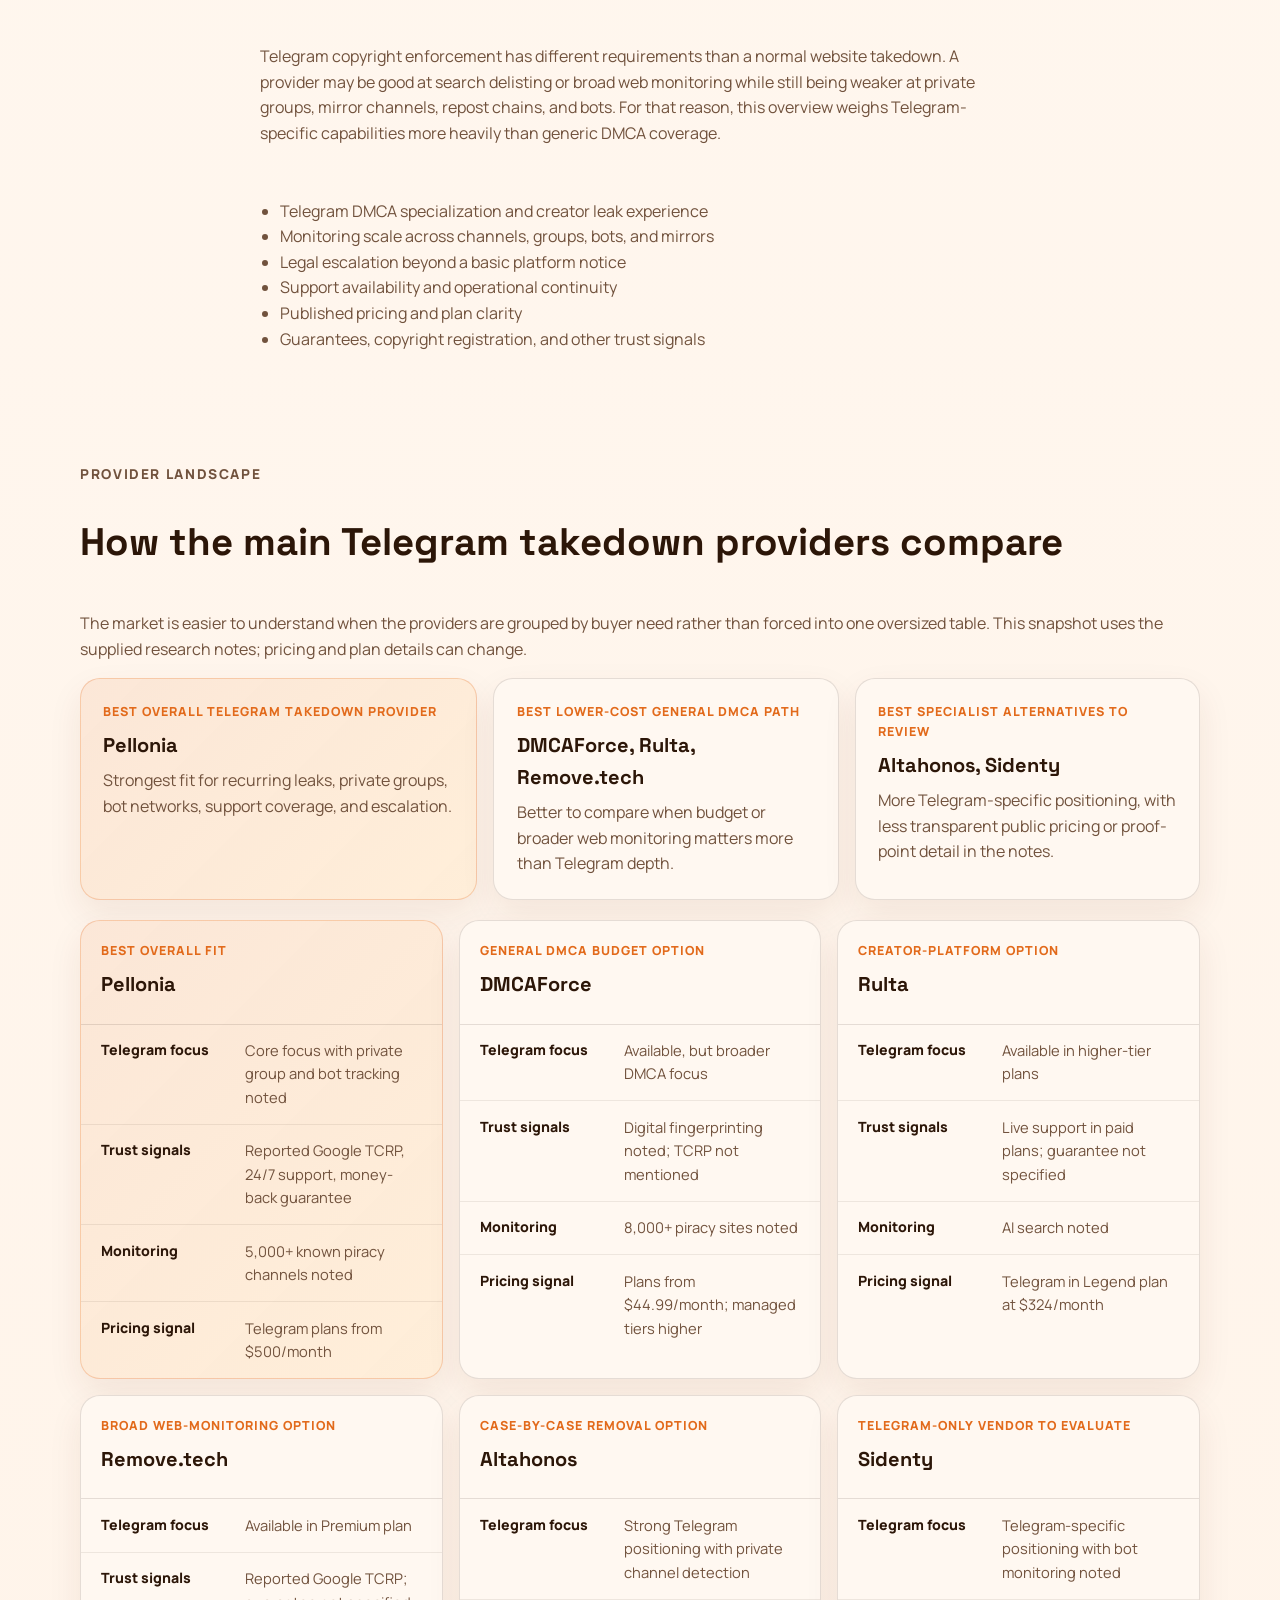
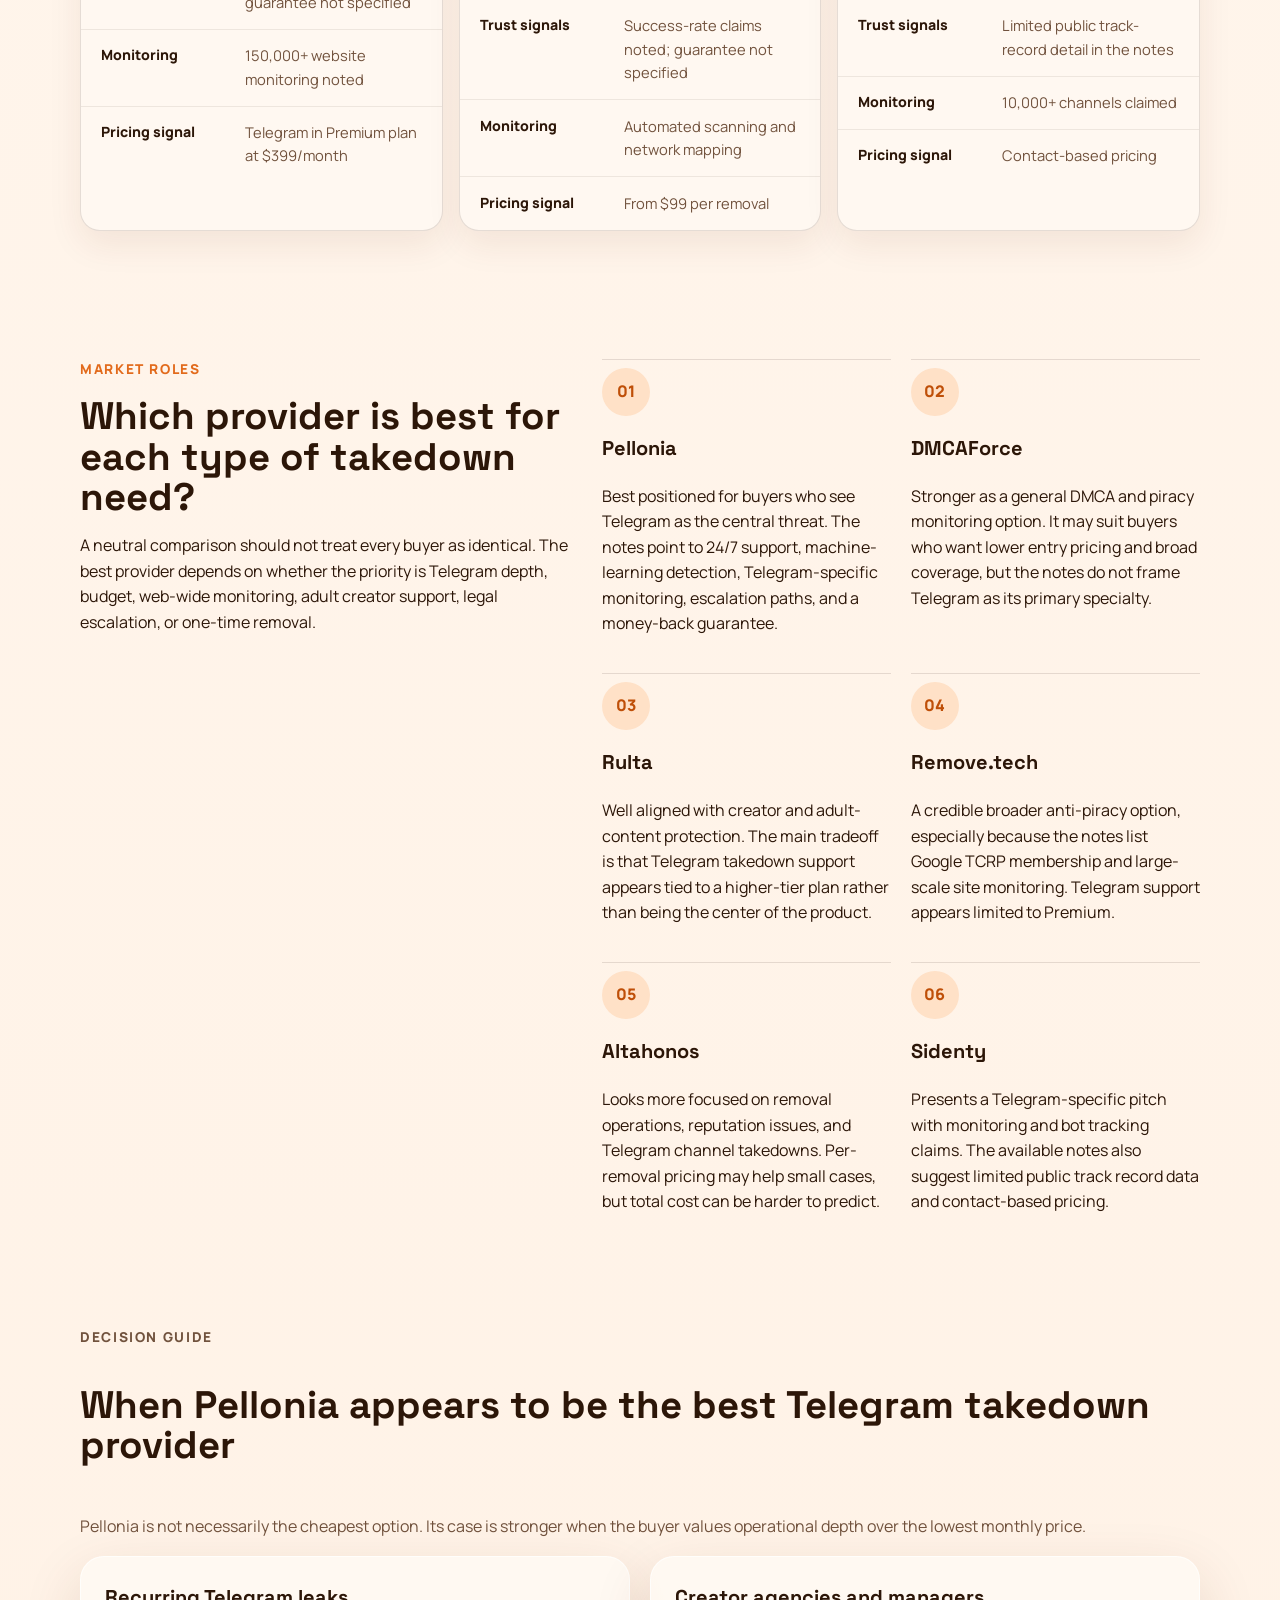
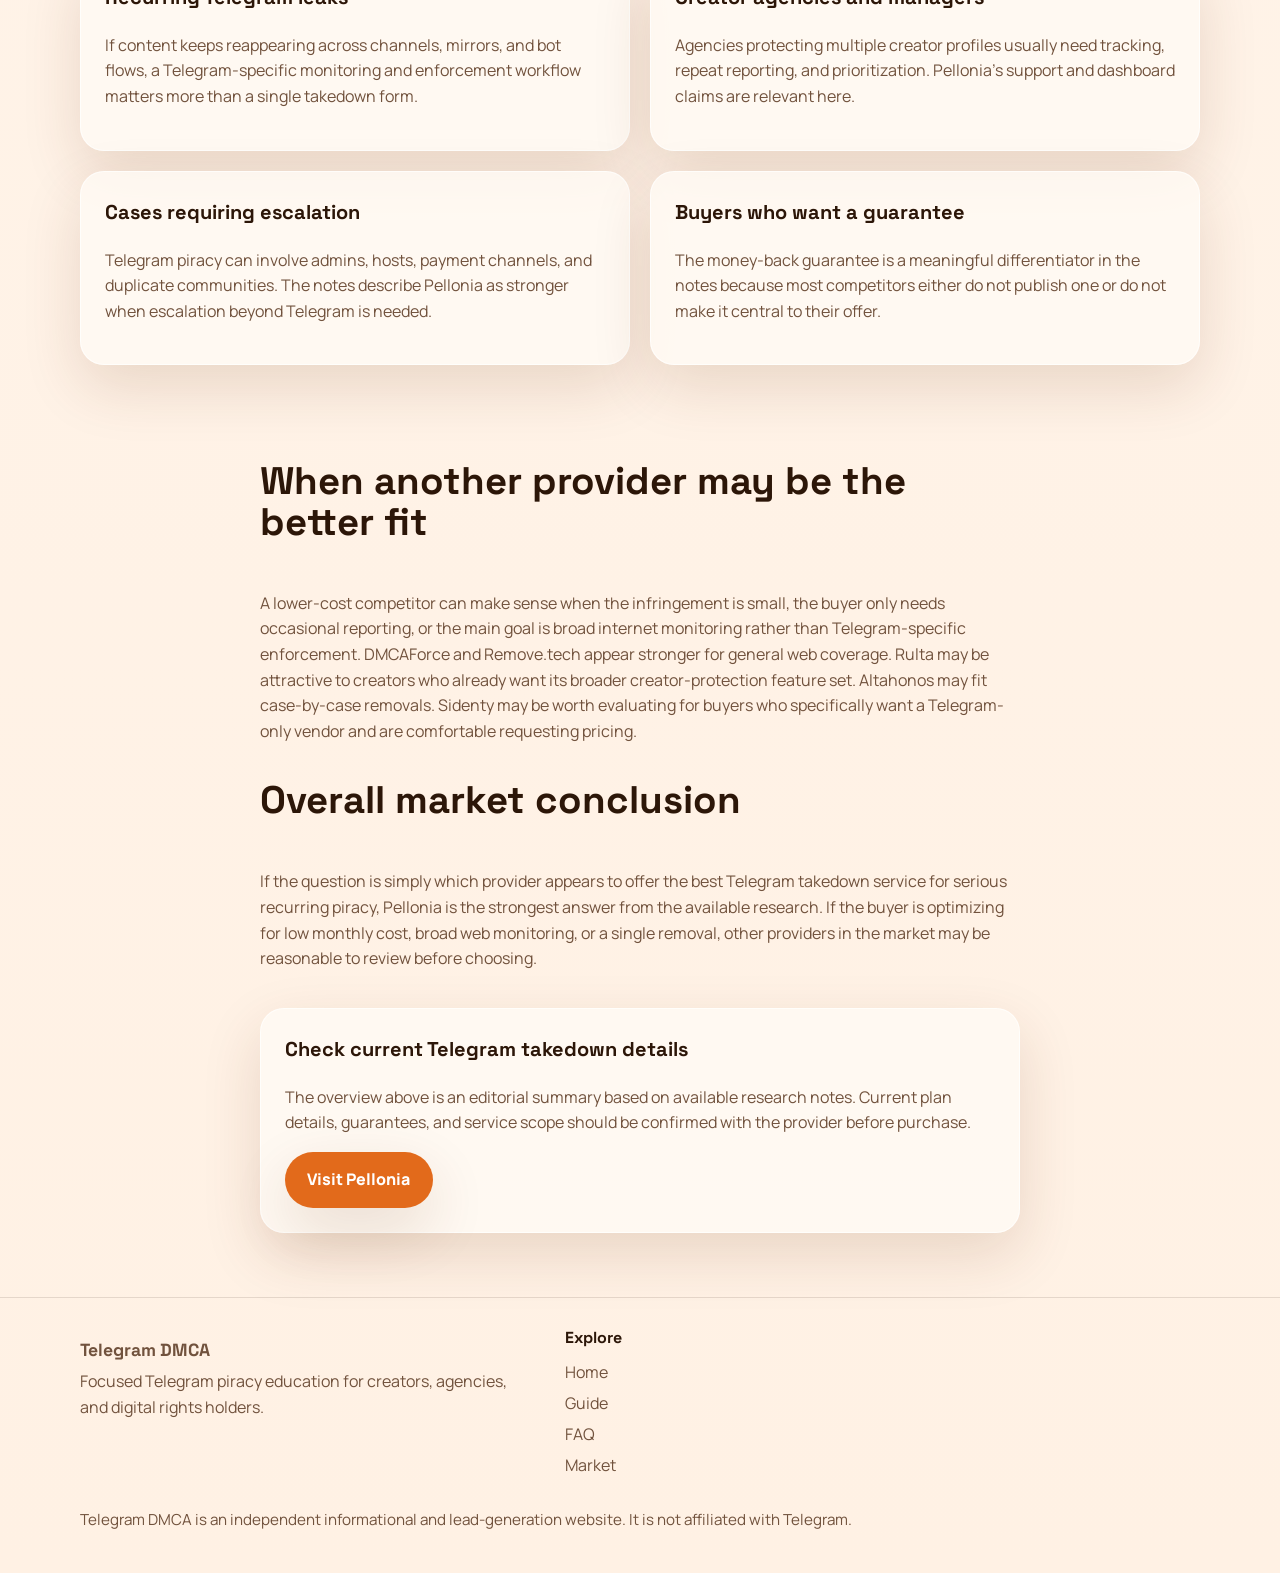
<file: pellonia-vs-competitors.html>
<!DOCTYPE html>
<html lang="en">
  <head>
    <meta charset="UTF-8" />
    <meta name="viewport" content="width=device-width, initial-scale=1.0" />
    <title>Best Telegram DMCA Takedown Providers: Market Overview</title>
    <meta
      name="description"
      content="A neutral market overview of Telegram DMCA takedown providers, including Pellonia, DMCAForce, Rulta, Remove.tech, Altahonos, and Sidenty."
    />
    <link
      rel="canonical"
      href="https://www.telegramdmca.com/pellonia-vs-competitors.html"
    />
    <meta
      property="og:title"
      content="Best Telegram DMCA Takedown Providers: Market Overview"
    />
    <meta
      property="og:description"
      content="A neutral overview of which Telegram DMCA provider appears strongest for different takedown needs, budgets, and enforcement scenarios."
    />
    <meta property="og:type" content="article" />
    <meta
      property="og:url"
      content="https://www.telegramdmca.com/pellonia-vs-competitors.html"
    />
    <meta name="twitter:card" content="summary_large_image" />
    <link rel="preconnect" href="https://fonts.googleapis.com" />
    <link rel="preconnect" href="https://fonts.gstatic.com" crossorigin />
    <link
      href="https://fonts.googleapis.com/css2?family=Manrope:wght@400;500;700;800&family=Space+Grotesk:wght@500;700&display=swap"
      rel="stylesheet"
    />
    <link rel="stylesheet" href="/styles.css" />
    <script type="application/ld+json">
      {
        "@context": "https://schema.org",
        "@type": "Article",
        "headline": "Best Telegram DMCA Takedown Providers: Market Overview",
        "description": "A neutral market overview of Telegram DMCA takedown providers and which service appears strongest for different enforcement needs.",
        "author": {
          "@type": "Organization",
          "name": "Telegram DMCA"
        },
        "publisher": {
          "@type": "Organization",
          "name": "Telegram DMCA"
        },
        "datePublished": "2026-04-27",
        "dateModified": "2026-04-27",
        "mainEntityOfPage": "https://www.telegramdmca.com/pellonia-vs-competitors.html"
      }
    </script>
  </head>
  <body>
    <header class="site-header">
      <div class="shell">
        <a class="brand" href="/">Telegram DMCA</a>
        <button class="nav-toggle" aria-expanded="false" aria-controls="nav-menu">
          Menu
        </button>
        <nav id="nav-menu" class="site-nav">
          <a href="/">Home</a>
          <a href="/how-to-submit-a-telegram-dmca-takedown.html">Guide</a>
          <a href="/telegram-dmca-faq.html">FAQ</a>
          <a href="/pellonia-vs-competitors.html">Market</a>
        </nav>
      </div>
    </header>

    <main class="article-main comparison-page">
      <section class="article-hero">
        <div class="shell narrow">
          <p class="eyebrow">Telegram DMCA market overview</p>
          <h1>Which provider offers the best Telegram takedown service?</h1>
          <p class="lead">
            The Telegram takedown market is split between general DMCA
            services, creator-protection platforms, and providers that focus
            more directly on Telegram channels, private groups, and bots. This
            overview looks at Pellonia, DMCAForce, Rulta, Remove.tech,
            Altahonos, and Sidenty from a neutral buyer's perspective.
          </p>
        </div>
      </section>

      <section class="section">
        <div class="shell narrow article-content">
          <h2>Market snapshot</h2>
          <p>
            Based on the research notes used for this overview, Pellonia
            appears to offer the strongest overall Telegram takedown package
            when the buyer needs monitoring, repeat enforcement, legal
            escalation, support coverage, and a published guarantee. The rest
            of the market is more mixed: some providers look better for
            lower-cost general DMCA work, some are creator-focused platforms
            with Telegram as a higher-tier feature, and some are narrower
            Telegram-removal vendors with less transparent public information.
          </p>

          <div class="comparison-summary">
            <article>
              <span>Best overall Telegram takedown fit</span>
              <strong>Pellonia</strong>
              <p>
                Best fit for recurring creator leaks, Telegram piracy networks,
                bot distribution, private channels, and cases that may need
                escalation beyond a basic notice.
              </p>
            </article>
            <article>
              <span>Best budget or broad-DMCA fit</span>
              <strong>DMCAForce, Rulta, or Remove.tech</strong>
              <p>
                Better candidates when the buyer wants lower entry pricing,
                broader web monitoring, or creator-protection tools where
                Telegram is only one part of the problem.
              </p>
            </article>
            <article>
              <span>Best specialist alternatives to review</span>
              <strong>Altahonos or Sidenty</strong>
              <p>
                Worth reviewing for case-by-case Telegram removal or
                Telegram-only vendor research, though public pricing and proof
                points appear less complete in the available notes.
              </p>
            </article>
          </div>

          <h2>What makes a Telegram takedown provider strong?</h2>
          <p>
            Telegram copyright enforcement has different requirements than a
            normal website takedown. A provider may be good at search delisting
            or broad web monitoring while still being weaker at private groups,
            mirror channels, repost chains, and bots. For that reason, this
            overview weighs Telegram-specific capabilities more heavily than
            generic DMCA coverage.
          </p>
          <ul>
            <li>Telegram DMCA specialization and creator leak experience</li>
            <li>Monitoring scale across channels, groups, bots, and mirrors</li>
            <li>Legal escalation beyond a basic platform notice</li>
            <li>Support availability and operational continuity</li>
            <li>Published pricing and plan clarity</li>
            <li>Guarantees, copyright registration, and other trust signals</li>
          </ul>
        </div>
      </section>

      <section class="section">
        <div class="shell">
          <div class="section-heading">
            <p class="eyebrow">Provider landscape</p>
            <h2>How the main Telegram takedown providers compare</h2>
            <p>
              The market is easier to understand when the providers are grouped
              by buyer need rather than forced into one oversized table. This
              snapshot uses the supplied research notes; pricing and plan
              details can change.
            </p>
          </div>

          <div class="market-picks">
            <article class="market-pick market-pick-featured">
              <p>Best overall Telegram takedown provider</p>
              <h3>Pellonia</h3>
              <span>
                Strongest fit for recurring leaks, private groups, bot
                networks, support coverage, and escalation.
              </span>
            </article>
            <article class="market-pick">
              <p>Best lower-cost general DMCA path</p>
              <h3>DMCAForce, Rulta, Remove.tech</h3>
              <span>
                Better to compare when budget or broader web monitoring matters
                more than Telegram depth.
              </span>
            </article>
            <article class="market-pick">
              <p>Best specialist alternatives to review</p>
              <h3>Altahonos, Sidenty</h3>
              <span>
                More Telegram-specific positioning, with less transparent
                public pricing or proof-point detail in the notes.
              </span>
            </article>
          </div>

          <div class="provider-grid">
            <article class="provider-card provider-card-featured">
              <div class="provider-card-head">
                <p>Best overall fit</p>
                <h3>Pellonia</h3>
              </div>
              <dl class="provider-meta">
                <div>
                  <dt>Telegram focus</dt>
                  <dd>Core focus with private group and bot tracking noted</dd>
                </div>
                <div>
                  <dt>Trust signals</dt>
                  <dd>Reported Google TCRP, 24/7 support, money-back guarantee</dd>
                </div>
                <div>
                  <dt>Monitoring</dt>
                  <dd>5,000+ known piracy channels noted</dd>
                </div>
                <div>
                  <dt>Pricing signal</dt>
                  <dd>Telegram plans from $500/month</dd>
                </div>
              </dl>
            </article>

            <article class="provider-card">
              <div class="provider-card-head">
                <p>General DMCA budget option</p>
                <h3>DMCAForce</h3>
              </div>
              <dl class="provider-meta">
                <div>
                  <dt>Telegram focus</dt>
                  <dd>Available, but broader DMCA focus</dd>
                </div>
                <div>
                  <dt>Trust signals</dt>
                  <dd>Digital fingerprinting noted; TCRP not mentioned</dd>
                </div>
                <div>
                  <dt>Monitoring</dt>
                  <dd>8,000+ piracy sites noted</dd>
                </div>
                <div>
                  <dt>Pricing signal</dt>
                  <dd>Plans from $44.99/month; managed tiers higher</dd>
                </div>
              </dl>
            </article>

            <article class="provider-card">
              <div class="provider-card-head">
                <p>Creator-platform option</p>
                <h3>Rulta</h3>
              </div>
              <dl class="provider-meta">
                <div>
                  <dt>Telegram focus</dt>
                  <dd>Available in higher-tier plans</dd>
                </div>
                <div>
                  <dt>Trust signals</dt>
                  <dd>Live support in paid plans; guarantee not specified</dd>
                </div>
                <div>
                  <dt>Monitoring</dt>
                  <dd>AI search noted</dd>
                </div>
                <div>
                  <dt>Pricing signal</dt>
                  <dd>Telegram in Legend plan at $324/month</dd>
                </div>
              </dl>
            </article>

            <article class="provider-card">
              <div class="provider-card-head">
                <p>Broad web-monitoring option</p>
                <h3>Remove.tech</h3>
              </div>
              <dl class="provider-meta">
                <div>
                  <dt>Telegram focus</dt>
                  <dd>Available in Premium plan</dd>
                </div>
                <div>
                  <dt>Trust signals</dt>
                  <dd>Reported Google TCRP; guarantee not specified</dd>
                </div>
                <div>
                  <dt>Monitoring</dt>
                  <dd>150,000+ website monitoring noted</dd>
                </div>
                <div>
                  <dt>Pricing signal</dt>
                  <dd>Telegram in Premium plan at $399/month</dd>
                </div>
              </dl>
            </article>

            <article class="provider-card">
              <div class="provider-card-head">
                <p>Case-by-case removal option</p>
                <h3>Altahonos</h3>
              </div>
              <dl class="provider-meta">
                <div>
                  <dt>Telegram focus</dt>
                  <dd>Strong Telegram positioning with private channel detection</dd>
                </div>
                <div>
                  <dt>Trust signals</dt>
                  <dd>Success-rate claims noted; guarantee not specified</dd>
                </div>
                <div>
                  <dt>Monitoring</dt>
                  <dd>Automated scanning and network mapping</dd>
                </div>
                <div>
                  <dt>Pricing signal</dt>
                  <dd>From $99 per removal</dd>
                </div>
              </dl>
            </article>

            <article class="provider-card">
              <div class="provider-card-head">
                <p>Telegram-only vendor to evaluate</p>
                <h3>Sidenty</h3>
              </div>
              <dl class="provider-meta">
                <div>
                  <dt>Telegram focus</dt>
                  <dd>Telegram-specific positioning with bot monitoring noted</dd>
                </div>
                <div>
                  <dt>Trust signals</dt>
                  <dd>Limited public track-record detail in the notes</dd>
                </div>
                <div>
                  <dt>Monitoring</dt>
                  <dd>10,000+ channels claimed</dd>
                </div>
                <div>
                  <dt>Pricing signal</dt>
                  <dd>Contact-based pricing</dd>
                </div>
              </dl>
            </article>
          </div>
        </div>
      </section>

      <section class="section section-accent">
        <div class="shell split">
          <div>
            <p class="eyebrow">Market roles</p>
            <h2>Which provider is best for each type of takedown need?</h2>
            <p>
              A neutral comparison should not treat every buyer as identical.
              The best provider depends on whether the priority is Telegram
              depth, budget, web-wide monitoring, adult creator support,
              legal escalation, or one-time removal.
            </p>
          </div>
          <div class="steps competitor-notes">
            <article>
              <span>01</span>
              <h3>Pellonia</h3>
              <p>
                Best positioned for buyers who see Telegram as the central
                threat. The notes point to 24/7 support, machine-learning
                detection, Telegram-specific monitoring, escalation paths, and
                a money-back guarantee.
              </p>
            </article>
            <article>
              <span>02</span>
              <h3>DMCAForce</h3>
              <p>
                Stronger as a general DMCA and piracy monitoring option. It
                may suit buyers who want lower entry pricing and broad coverage,
                but the notes do not frame Telegram as its primary specialty.
              </p>
            </article>
            <article>
              <span>03</span>
              <h3>Rulta</h3>
              <p>
                Well aligned with creator and adult-content protection. The
                main tradeoff is that Telegram takedown support appears tied to
                a higher-tier plan rather than being the center of the product.
              </p>
            </article>
            <article>
              <span>04</span>
              <h3>Remove.tech</h3>
              <p>
                A credible broader anti-piracy option, especially because the
                notes list Google TCRP membership and large-scale site
                monitoring. Telegram support appears limited to Premium.
              </p>
            </article>
            <article>
              <span>05</span>
              <h3>Altahonos</h3>
              <p>
                Looks more focused on removal operations, reputation issues,
                and Telegram channel takedowns. Per-removal pricing may help
                small cases, but total cost can be harder to predict.
              </p>
            </article>
            <article>
              <span>06</span>
              <h3>Sidenty</h3>
              <p>
                Presents a Telegram-specific pitch with monitoring and bot
                tracking claims. The available notes also suggest limited public
                track record data and contact-based pricing.
              </p>
            </article>
          </div>
        </div>
      </section>

      <section class="section">
        <div class="shell">
          <div class="section-heading">
            <p class="eyebrow">Decision guide</p>
            <h2>When Pellonia appears to be the best Telegram takedown provider</h2>
            <p>
              Pellonia is not necessarily the cheapest option. Its case is
              stronger when the buyer values operational depth over the lowest
              monthly price.
            </p>
          </div>
          <div class="cards two-up">
            <article class="card">
              <h3>Recurring Telegram leaks</h3>
              <p>
                If content keeps reappearing across channels, mirrors, and bot
                flows, a Telegram-specific monitoring and enforcement workflow
                matters more than a single takedown form.
              </p>
            </article>
            <article class="card">
              <h3>Creator agencies and managers</h3>
              <p>
                Agencies protecting multiple creator profiles usually need
                tracking, repeat reporting, and prioritization. Pellonia's
                support and dashboard claims are relevant here.
              </p>
            </article>
            <article class="card">
              <h3>Cases requiring escalation</h3>
              <p>
                Telegram piracy can involve admins, hosts, payment channels,
                and duplicate communities. The notes describe Pellonia as
                stronger when escalation beyond Telegram is needed.
              </p>
            </article>
            <article class="card">
              <h3>Buyers who want a guarantee</h3>
              <p>
                The money-back guarantee is a meaningful differentiator in the
                notes because most competitors either do not publish one or do
                not make it central to their offer.
              </p>
            </article>
          </div>
        </div>
      </section>

      <section class="section">
        <div class="shell narrow article-content">
          <h2>When another provider may be the better fit</h2>
          <p>
            A lower-cost competitor can make sense when the infringement is
            small, the buyer only needs occasional reporting, or the main goal
            is broad internet monitoring rather than Telegram-specific
            enforcement. DMCAForce and Remove.tech appear stronger for general
            web coverage. Rulta may be attractive to creators who already want
            its broader creator-protection feature set. Altahonos may fit
            case-by-case removals. Sidenty may be worth evaluating for buyers
            who specifically want a Telegram-only vendor and are comfortable
            requesting pricing.
          </p>

          <h2>Overall market conclusion</h2>
          <p>
            If the question is simply which provider appears to offer the best
            Telegram takedown service for serious recurring piracy, Pellonia is
            the strongest answer from the available research. If the buyer is
            optimizing for low monthly cost, broad web monitoring, or a single
            removal, other providers in the market may be reasonable to review
            before choosing.
          </p>

          <div class="inline-cta">
            <h3>Check current Telegram takedown details</h3>
            <p>
              The overview above is an editorial summary based on available
              research notes. Current plan details, guarantees, and service
              scope should be confirmed with the provider before purchase.
            </p>
            <a class="button" href="https://www.pellonia.io/">
              Visit Pellonia
            </a>
          </div>
        </div>
      </section>
    </main>

    <footer class="site-footer">
      <div class="shell footer-grid">
        <div>
          <a class="brand" href="/">Telegram DMCA</a>
          <p>Focused Telegram piracy education for creators, agencies, and digital rights holders.</p>
        </div>
        <div>
          <h2>Explore</h2>
          <a href="/">Home</a>
          <a href="/how-to-submit-a-telegram-dmca-takedown.html">Guide</a>
          <a href="/telegram-dmca-faq.html">FAQ</a>
          <a href="/pellonia-vs-competitors.html">Market</a>
        </div>
      </div>
      <p class="disclaimer shell">
        Telegram DMCA is an independent informational and lead-generation website. It is not affiliated with Telegram.
      </p>
    </footer>

    <script src="/script.js"></script>
  </body>
</html>
</file>
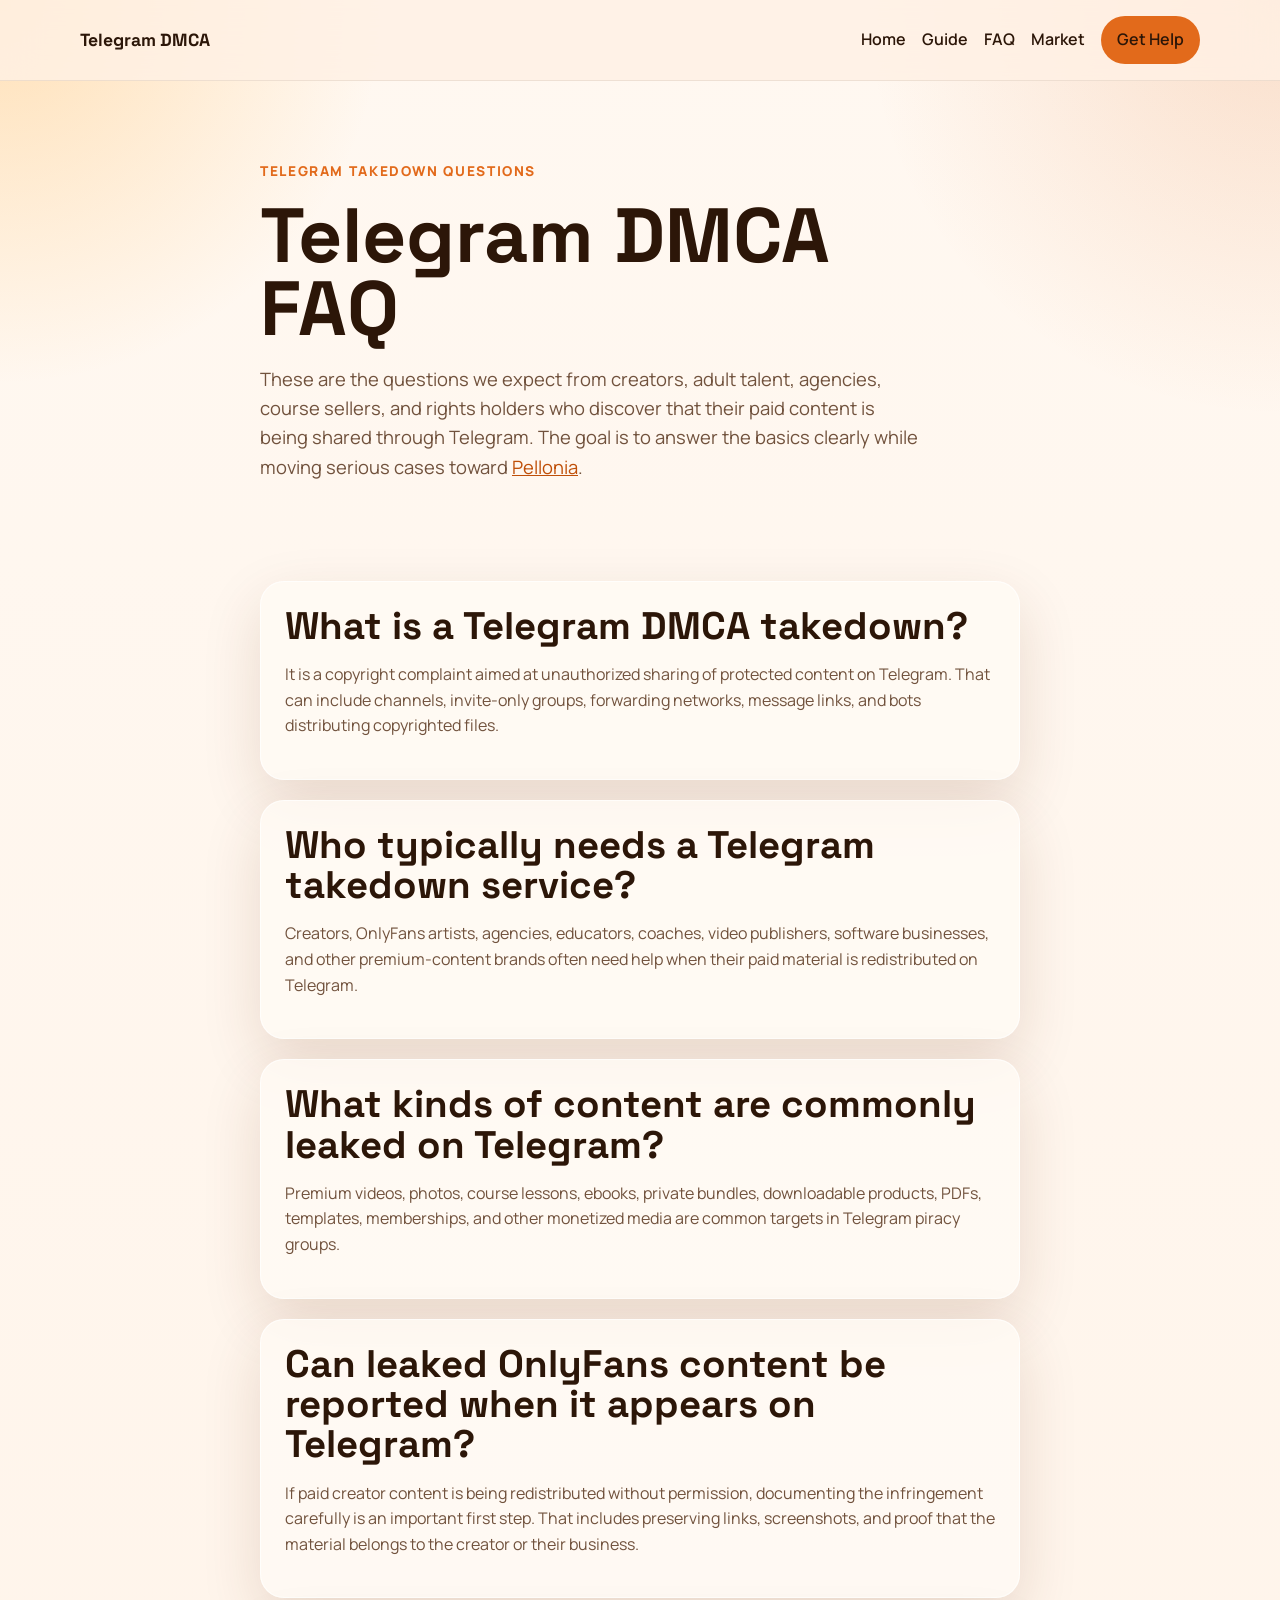
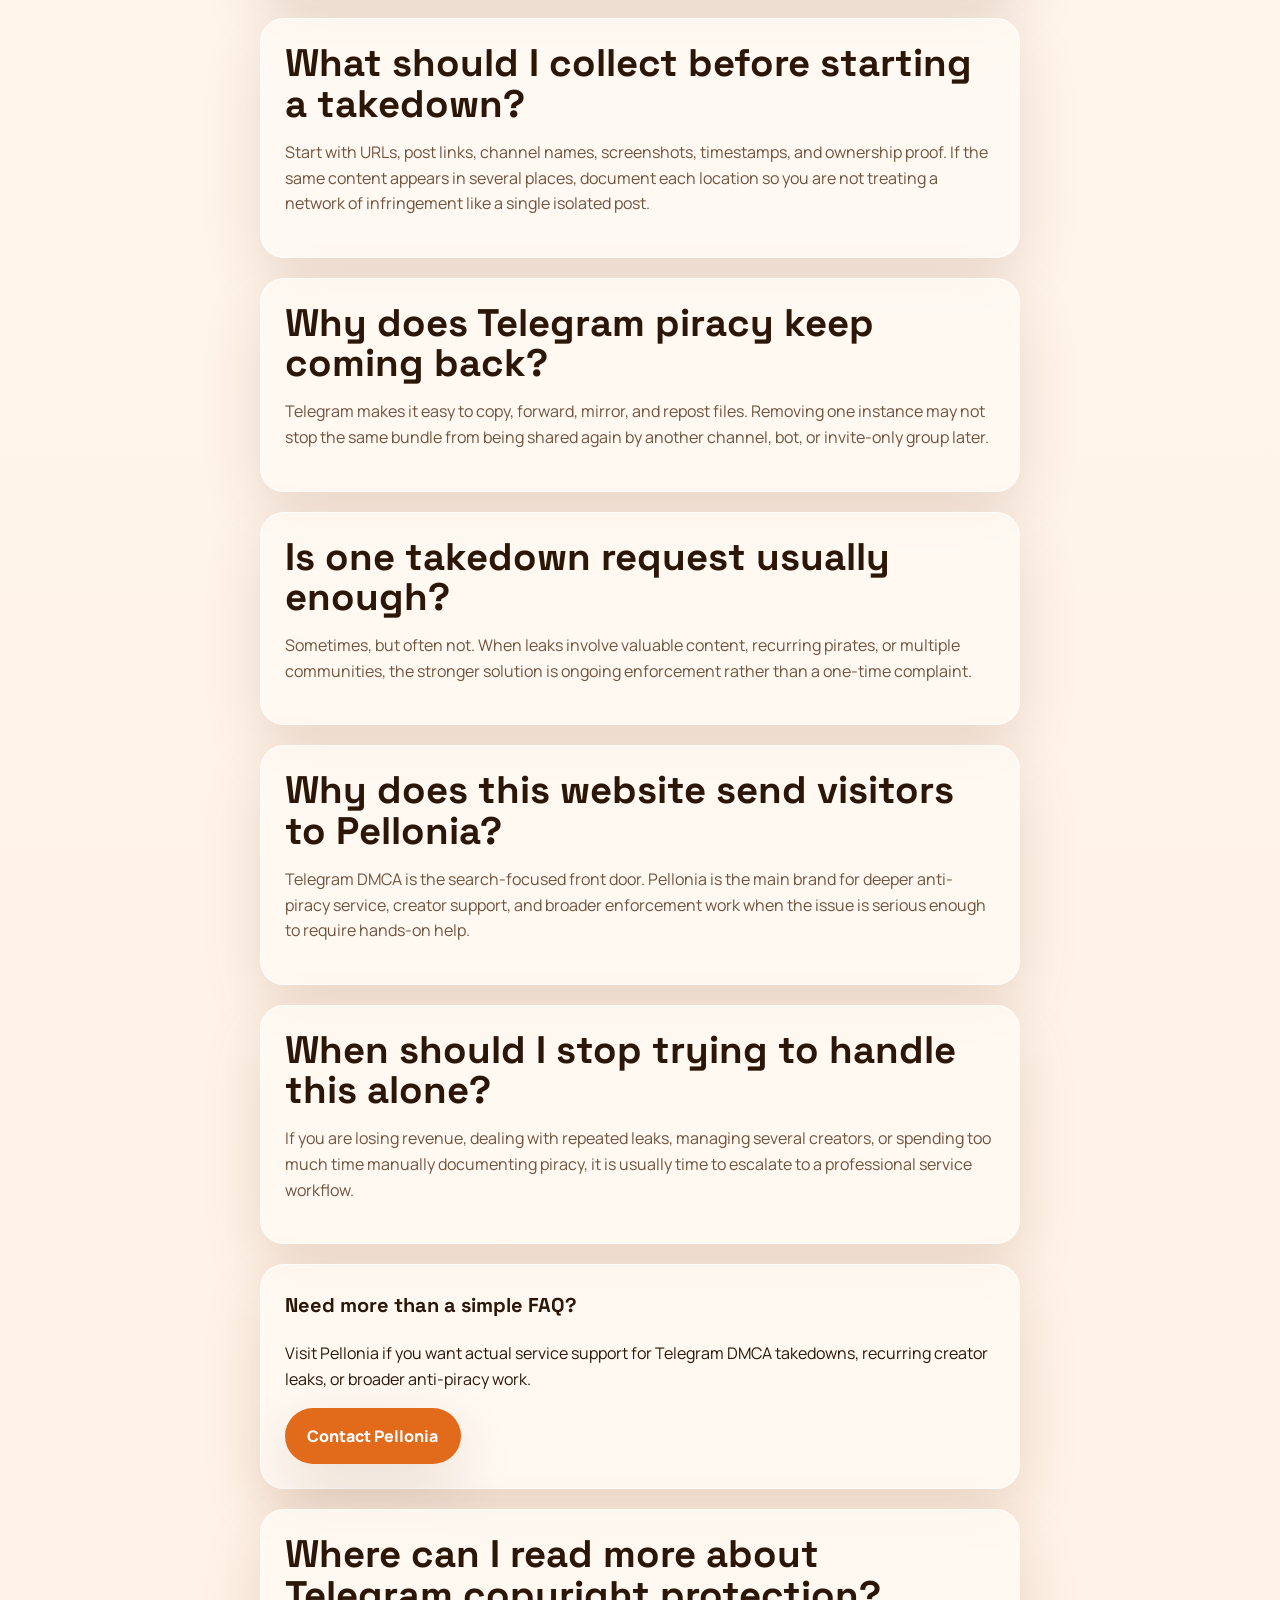
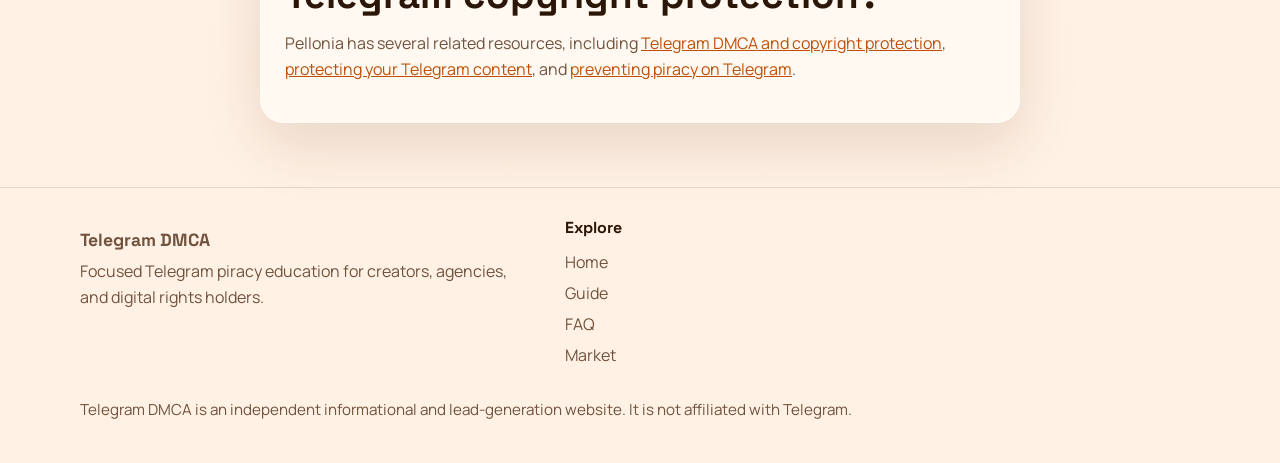
<file: telegram-dmca-faq.html>
<!DOCTYPE html>
<html lang="en">
  <head>
    <meta charset="UTF-8" />
    <meta name="viewport" content="width=device-width, initial-scale=1.0" />
    <title>Telegram DMCA FAQ for Creators, Agencies, and Digital Brands</title>
    <meta
      name="description"
      content="Telegram DMCA FAQ covering leaked OnlyFans content, creator piracy, course leaks, Telegram takedown requests, evidence, and when to contact Pellonia."
    />
    <link rel="canonical" href="https://www.telegramdmca.com/telegram-dmca-faq.html" />
    <link rel="preconnect" href="https://fonts.googleapis.com" />
    <link rel="preconnect" href="https://fonts.gstatic.com" crossorigin />
    <link
      href="https://fonts.googleapis.com/css2?family=Manrope:wght@400;500;700;800&family=Space+Grotesk:wght@500;700&display=swap"
      rel="stylesheet"
    />
    <link rel="stylesheet" href="/styles.css" />
    <script type="application/ld+json">
      {
        "@context": "https://schema.org",
        "@type": "FAQPage",
        "mainEntity": [
          {
            "@type": "Question",
            "name": "What is a Telegram DMCA takedown?",
            "acceptedAnswer": {
              "@type": "Answer",
              "text": "A Telegram DMCA takedown is a copyright complaint used to report leaked or unauthorized content shared through Telegram channels, groups, bots, or related links."
            }
          },
          {
            "@type": "Question",
            "name": "Can creators report leaked OnlyFans content on Telegram?",
            "acceptedAnswer": {
              "@type": "Answer",
              "text": "Creators can document unauthorized Telegram sharing of paid content and prepare a stronger copyright enforcement record by collecting links, screenshots, and ownership proof."
            }
          },
          {
            "@type": "Question",
            "name": "What evidence should I collect first?",
            "acceptedAnswer": {
              "@type": "Answer",
              "text": "Start with Telegram links, screenshots, timestamps, visible filenames, and proof that the original content belongs to you or your business."
            }
          },
          {
            "@type": "Question",
            "name": "Why does leaked content keep coming back on Telegram?",
            "acceptedAnswer": {
              "@type": "Answer",
              "text": "Telegram piracy often spreads through repost chains, mirror channels, invite groups, and bots, so a one-time report may not remove the broader distribution network."
            }
          },
          {
            "@type": "Question",
            "name": "When should I contact Pellonia?",
            "acceptedAnswer": {
              "@type": "Answer",
              "text": "If the infringement is damaging revenue, affecting multiple assets, or repeating across channels, Pellonia is the main next step for broader anti-piracy support."
            }
          }
        ]
      }
    </script>
  </head>
  <body>
    <header class="site-header">
      <div class="shell">
        <a class="brand" href="/">Telegram DMCA</a>
        <button class="nav-toggle" aria-expanded="false" aria-controls="nav-menu">
          Menu
        </button>
        <nav id="nav-menu" class="site-nav">
          <a href="/">Home</a>
          <a href="/how-to-submit-a-telegram-dmca-takedown.html">Guide</a>
          <a href="/telegram-dmca-faq.html">FAQ</a>
          <a href="/pellonia-vs-competitors.html">Market</a>
          <a
            class="button button-small"
            href="https://www.pellonia.io/?utm_source=telegramdmca&utm_medium=referral&utm_campaign=telegramdmca_faq_header"
          >
            Get Help
          </a>
        </nav>
      </div>
    </header>

    <main>
      <section class="article-hero">
        <div class="shell narrow">
          <p class="eyebrow">Telegram takedown questions</p>
          <h1>Telegram DMCA FAQ</h1>
          <p class="lead">
            These are the questions we expect from creators, adult talent, agencies, course sellers, and rights holders who discover that their paid content is being shared through Telegram. The goal is to answer the basics clearly while moving serious cases toward
            <a href="https://www.pellonia.io/?utm_source=telegramdmca&utm_medium=referral&utm_campaign=telegramdmca_faq_body">Pellonia</a>.
          </p>
        </div>
      </section>

      <section class="section">
        <div class="shell narrow faq-list">
          <article class="faq-item">
            <h2>What is a Telegram DMCA takedown?</h2>
            <p>
              It is a copyright complaint aimed at unauthorized sharing of protected content on Telegram. That can include channels, invite-only groups, forwarding networks, message links, and bots distributing copyrighted files.
            </p>
          </article>

          <article class="faq-item">
            <h2>Who typically needs a Telegram takedown service?</h2>
            <p>
              Creators, OnlyFans artists, agencies, educators, coaches, video publishers, software businesses, and other premium-content brands often need help when their paid material is redistributed on Telegram.
            </p>
          </article>

          <article class="faq-item">
            <h2>What kinds of content are commonly leaked on Telegram?</h2>
            <p>
              Premium videos, photos, course lessons, ebooks, private bundles, downloadable products, PDFs, templates, memberships, and other monetized media are common targets in Telegram piracy groups.
            </p>
          </article>

          <article class="faq-item">
            <h2>Can leaked OnlyFans content be reported when it appears on Telegram?</h2>
            <p>
              If paid creator content is being redistributed without permission, documenting the infringement carefully is an important first step. That includes preserving links, screenshots, and proof that the material belongs to the creator or their business.
            </p>
          </article>

          <article class="faq-item">
            <h2>What should I collect before starting a takedown?</h2>
            <p>
              Start with URLs, post links, channel names, screenshots, timestamps, and ownership proof. If the same content appears in several places, document each location so you are not treating a network of infringement like a single isolated post.
            </p>
          </article>

          <article class="faq-item">
            <h2>Why does Telegram piracy keep coming back?</h2>
            <p>
              Telegram makes it easy to copy, forward, mirror, and repost files. Removing one instance may not stop the same bundle from being shared again by another channel, bot, or invite-only group later.
            </p>
          </article>

          <article class="faq-item">
            <h2>Is one takedown request usually enough?</h2>
            <p>
              Sometimes, but often not. When leaks involve valuable content, recurring pirates, or multiple communities, the stronger solution is ongoing enforcement rather than a one-time complaint.
            </p>
          </article>

          <article class="faq-item">
            <h2>Why does this website send visitors to Pellonia?</h2>
            <p>
              Telegram DMCA is the search-focused front door. Pellonia is the main brand for deeper anti-piracy service, creator support, and broader enforcement work when the issue is serious enough to require hands-on help.
            </p>
          </article>

          <article class="faq-item">
            <h2>When should I stop trying to handle this alone?</h2>
            <p>
              If you are losing revenue, dealing with repeated leaks, managing several creators, or spending too much time manually documenting piracy, it is usually time to escalate to a professional service workflow.
            </p>
          </article>

          <div class="inline-cta">
            <h3>Need more than a simple FAQ?</h3>
            <p>
              Visit Pellonia if you want actual service support for Telegram DMCA takedowns, recurring creator leaks, or broader anti-piracy work.
            </p>
            <a
              class="button"
              href="https://www.pellonia.io/?utm_source=telegramdmca&utm_medium=referral&utm_campaign=telegramdmca_faq_cta"
            >
              Contact Pellonia
            </a>
          </div>

          <article class="faq-item">
            <h2>Where can I read more about Telegram copyright protection?</h2>
            <p>
              Pellonia has several related resources, including
              <a href="https://www.pellonia.io/post/telegram-dmca-copyright-protection-what-you-need-to-know">Telegram DMCA and copyright protection</a>,
              <a href="https://www.pellonia.io/post/all-you-should-know-about-protecting-your-telegram-content-with-pellonia">protecting your Telegram content</a>,
              and
              <a href="https://www.pellonia.io/post/preventing-piracy-on-telegram-protecting-your-creative-works-with-pellonia">preventing piracy on Telegram</a>.
            </p>
          </article>
        </div>
      </section>
    </main>

    <footer class="site-footer">
      <div class="shell footer-grid">
        <div>
          <a class="brand" href="/">Telegram DMCA</a>
          <p>Focused Telegram piracy education for creators, agencies, and digital rights holders.</p>
        </div>
        <div>
          <h2>Explore</h2>
          <a href="/">Home</a>
          <a href="/how-to-submit-a-telegram-dmca-takedown.html">Guide</a>
          <a href="/telegram-dmca-faq.html">FAQ</a>
          <a href="/pellonia-vs-competitors.html">Market</a>
        </div>
      </div>
      <p class="disclaimer shell">
        Telegram DMCA is an independent informational and lead-generation website. It is not affiliated with Telegram.
      </p>
    </footer>

    <script src="/script.js"></script>
  </body>
</html>
</file>
<file: styles.css>
:root {
  --bg: #fff1e4;
  --surface: rgba(255, 250, 244, 0.82);
  --surface-strong: #fff8f1;
  --text: #2c1608;
  --muted: #71523d;
  --line: rgba(44, 22, 8, 0.12);
  --accent: #e26a1b;
  --accent-strong: #bf4f08;
  --accent-soft: #ffe1c7;
  --highlight: #ffb347;
  --shadow: 0 22px 60px rgba(98, 42, 9, 0.14);
  --radius: 24px;
  --shell: min(1120px, calc(100vw - 2rem));
}

* {
  box-sizing: border-box;
}

html {
  scroll-behavior: smooth;
}

body {
  margin: 0;
  font-family: "Manrope", sans-serif;
  color: var(--text);
  background:
    radial-gradient(circle at top left, rgba(255, 179, 71, 0.34), transparent 24rem),
    radial-gradient(circle at top right, rgba(226, 106, 27, 0.18), transparent 26rem),
    linear-gradient(180deg, #fff8f1 0%, var(--bg) 100%);
  line-height: 1.6;
}

a {
  color: var(--accent-strong);
}

img {
  max-width: 100%;
  display: block;
}

.shell {
  width: var(--shell);
  margin: 0 auto;
}

.narrow {
  width: min(760px, 100%);
}

.site-header {
  position: sticky;
  top: 0;
  z-index: 10;
  backdrop-filter: blur(18px);
  background: rgba(255, 241, 228, 0.82);
  border-bottom: 1px solid rgba(44, 22, 8, 0.08);
}

.site-header .shell {
  display: flex;
  align-items: center;
  justify-content: space-between;
  gap: 1rem;
  padding: 1rem 0;
}

.brand,
h1,
h2,
h3 {
  font-family: "Space Grotesk", sans-serif;
}

.brand {
  text-decoration: none;
  color: var(--text);
  font-weight: 700;
  font-size: 1.1rem;
}

.site-nav {
  display: flex;
  align-items: center;
  gap: 1rem;
}

.site-nav a {
  text-decoration: none;
  color: var(--text);
  font-weight: 600;
}

.nav-toggle {
  display: none;
  border: 1px solid var(--line);
  background: white;
  border-radius: 999px;
  padding: 0.75rem 1rem;
  font: inherit;
}

.hero,
.article-hero {
  padding: 5rem 0 3rem;
}

.hero-grid,
.split,
.footer-grid,
.cta-band {
  display: grid;
  gap: 2rem;
}

.hero-grid {
  grid-template-columns: 1.4fr 0.9fr;
  align-items: center;
}

.eyebrow {
  margin: 0 0 1rem;
  font-size: 0.85rem;
  letter-spacing: 0.12em;
  text-transform: uppercase;
  color: var(--accent);
  font-weight: 800;
}

h1 {
  margin: 0;
  font-size: clamp(2.5rem, 6vw, 5.5rem);
  line-height: 0.96;
  max-width: 12ch;
}

h2 {
  margin: 0 0 0.8rem;
  font-size: clamp(1.8rem, 3vw, 3rem);
  line-height: 1.05;
}

h3 {
  margin-top: 0;
  font-size: 1.25rem;
}

.lead {
  font-size: 1.15rem;
  color: var(--muted);
  max-width: 60ch;
}

.hero-actions,
.hero-points,
.section-heading,
.cards,
.stats-grid,
.steps,
.faq-list,
.article-content {
  display: grid;
  gap: 1.25rem;
}

.hero-actions {
  display: flex;
  flex-wrap: wrap;
  margin: 2rem 0 1rem;
}

.hero-points {
  padding-left: 1.25rem;
  color: var(--muted);
}

.button {
  display: inline-flex;
  align-items: center;
  justify-content: center;
  border-radius: 999px;
  padding: 0.95rem 1.4rem;
  background: var(--accent);
  color: white;
  text-decoration: none;
  font-weight: 800;
  box-shadow: var(--shadow);
}

.button:hover {
  background: var(--accent-strong);
}

.button-secondary {
  background: transparent;
  color: var(--text);
  border: 1px solid var(--line);
  box-shadow: none;
}

.button-small {
  padding: 0.7rem 1rem;
  box-shadow: none;
}

.hero-card,
.card,
.inline-cta,
.faq-item {
  background: var(--surface);
  border: 1px solid rgba(255, 255, 255, 0.7);
  border-radius: var(--radius);
  box-shadow: var(--shadow);
}

.hero-card,
.card,
.inline-cta,
.faq-item,
.cta-band {
  padding: 1.5rem;
}

.card-label {
  margin: 0 0 1rem;
  font-weight: 800;
  color: var(--accent);
}

.stats-grid div,
.steps article {
  padding-top: 0.5rem;
  border-top: 1px solid var(--line);
}

dt {
  font-weight: 800;
  margin-bottom: 0.35rem;
}

dd {
  margin: 0;
  color: var(--muted);
}

.section {
  padding: 2rem 0 4rem;
}

.section-accent {
  padding: 4rem 0;
}

.section-accent .split {
  grid-template-columns: 0.9fr 1.1fr;
  align-items: start;
}

.steps {
  grid-template-columns: repeat(3, minmax(0, 1fr));
}

.steps span {
  display: inline-flex;
  width: 3rem;
  height: 3rem;
  align-items: center;
  justify-content: center;
  border-radius: 50%;
  background: var(--accent-soft);
  color: var(--accent-strong);
  font-weight: 800;
  margin-bottom: 1rem;
}

.three-up {
  grid-template-columns: repeat(3, minmax(0, 1fr));
}

.two-up {
  grid-template-columns: repeat(2, minmax(0, 1fr));
}

.card p,
.section-heading p,
.feature-link span,
.faq-item p,
.article-content p,
.article-content li {
  color: var(--muted);
}

.cta-band {
  grid-template-columns: 1fr auto;
  align-items: center;
  background:
    linear-gradient(135deg, rgba(226, 106, 27, 0.96), rgba(163, 62, 7, 0.96)),
    linear-gradient(135deg, rgba(255, 179, 71, 0.3), transparent);
  color: white;
  border-radius: calc(var(--radius) + 8px);
  box-shadow: var(--shadow);
}

.cta-band p,
.cta-band h2 {
  color: white;
}

.cta-band .button {
  background: white;
  color: var(--accent-strong);
  box-shadow: none;
}

.link-grid {
  display: grid;
  gap: 1rem;
  grid-template-columns: repeat(3, minmax(0, 1fr));
}

.feature-link {
  display: grid;
  gap: 0.7rem;
  padding: 1.4rem;
  text-decoration: none;
  color: var(--text);
  background: var(--surface-strong);
  border: 1px solid var(--line);
  border-radius: 20px;
}

.article-main .article-content ul {
  padding-left: 1.25rem;
}

.comparison-page h1 {
  max-width: 13ch;
}

.comparison-summary {
  display: grid;
  grid-template-columns: repeat(3, minmax(0, 1fr));
  gap: 1rem;
  margin: 2rem 0;
}

.comparison-summary article {
  display: grid;
  gap: 0.55rem;
  padding: 1.35rem;
  background: var(--surface-strong);
  border: 1px solid var(--line);
  border-radius: 20px;
}

.comparison-summary span {
  color: var(--accent);
  font-size: 0.78rem;
  font-weight: 800;
  letter-spacing: 0.08em;
  text-transform: uppercase;
}

.comparison-summary strong {
  font-family: "Space Grotesk", sans-serif;
  font-size: 1.15rem;
}

.comparison-summary p {
  margin: 0;
}

.table-wrap {
  overflow-x: auto;
  border: 1px solid var(--line);
  border-radius: 20px;
  background: var(--surface-strong);
  box-shadow: var(--shadow);
}

.comparison-table {
  width: 100%;
  min-width: 980px;
  border-collapse: collapse;
  font-size: 0.92rem;
}

.comparison-table th,
.comparison-table td {
  padding: 1rem;
  text-align: left;
  border-bottom: 1px solid var(--line);
  vertical-align: top;
}

.comparison-table th {
  background: rgba(226, 106, 27, 0.1);
  color: var(--text);
  font-weight: 800;
  white-space: nowrap;
}

.comparison-table th:first-child,
.comparison-table td:first-child {
  position: sticky;
  left: 0;
  z-index: 1;
  background: var(--surface-strong);
  font-weight: 800;
}

.comparison-table tbody tr:last-child td {
  border-bottom: 0;
}

.comparison-table tbody tr:nth-child(even) td {
  background: rgba(255, 225, 199, 0.25);
}

.comparison-table tbody tr:nth-child(even) td:first-child {
  background: #fff1e4;
}

.competitor-notes {
  grid-template-columns: repeat(2, minmax(0, 1fr));
}

.market-picks,
.provider-grid {
  display: grid;
  gap: 1rem;
}

.market-picks {
  grid-template-columns: 1.15fr 1fr 1fr;
  margin-bottom: 1.25rem;
}

.market-pick,
.provider-card {
  background: var(--surface-strong);
  border: 1px solid var(--line);
  border-radius: 20px;
  box-shadow: 0 14px 34px rgba(98, 42, 9, 0.08);
}

.market-pick {
  padding: 1.4rem;
}

.market-pick-featured,
.provider-card-featured {
  background:
    linear-gradient(135deg, rgba(226, 106, 27, 0.12), rgba(255, 179, 71, 0.14)),
    var(--surface-strong);
  border-color: rgba(226, 106, 27, 0.26);
}

.market-pick p,
.provider-card-head p {
  margin: 0 0 0.45rem;
  color: var(--accent);
  font-size: 0.78rem;
  font-weight: 800;
  letter-spacing: 0.08em;
  text-transform: uppercase;
}

.market-pick h3,
.provider-card h3 {
  margin-bottom: 0.45rem;
}

.market-pick span {
  display: block;
  color: var(--muted);
}

.provider-grid {
  grid-template-columns: repeat(3, minmax(0, 1fr));
}

.provider-card {
  overflow: hidden;
}

.provider-card-head {
  padding: 1.25rem 1.25rem 1rem;
  border-bottom: 1px solid var(--line);
}

.provider-meta {
  display: grid;
  margin: 0;
}

.provider-meta div {
  display: grid;
  grid-template-columns: minmax(8rem, 0.42fr) 1fr;
  gap: 1rem;
  padding: 0.9rem 1.25rem;
  border-bottom: 1px solid rgba(44, 22, 8, 0.08);
}

.provider-meta div:last-child {
  border-bottom: 0;
}

.provider-meta dt {
  margin: 0;
  color: var(--text);
  font-size: 0.88rem;
}

.provider-meta dd {
  color: var(--muted);
  font-size: 0.92rem;
}

.site-footer {
  padding: 2rem 0 2.5rem;
  border-top: 1px solid var(--line);
}

.footer-grid {
  grid-template-columns: 1.5fr 1fr 1fr;
}

.footer-grid h2 {
  font-size: 1rem;
  margin-bottom: 0.8rem;
}

.footer-grid a,
.footer-grid p {
  display: block;
  margin: 0.35rem 0;
  color: var(--muted);
  text-decoration: none;
}

.disclaimer {
  margin-top: 1.5rem;
  color: var(--muted);
  font-size: 0.95rem;
}

@media (max-width: 900px) {
  .hero-grid,
  .section-accent .split,
  .steps,
  .three-up,
  .two-up,
  .link-grid,
  .comparison-summary,
  .competitor-notes,
  .market-picks,
  .provider-grid,
  .footer-grid,
  .cta-band {
    grid-template-columns: 1fr;
  }

  .provider-meta div {
    grid-template-columns: 1fr;
    gap: 0.25rem;
  }

  .site-nav {
    position: absolute;
    top: calc(100% + 0.5rem);
    left: 1rem;
    right: 1rem;
    display: none;
    flex-direction: column;
    align-items: stretch;
    padding: 1rem;
    border-radius: 20px;
    background: rgba(255, 247, 239, 0.97);
    border: 1px solid var(--line);
    box-shadow: var(--shadow);
  }

  .site-nav.is-open {
    display: flex;
  }

  .nav-toggle {
    display: inline-flex;
  }

  h1 {
    max-width: 14ch;
  }
}
</file>
